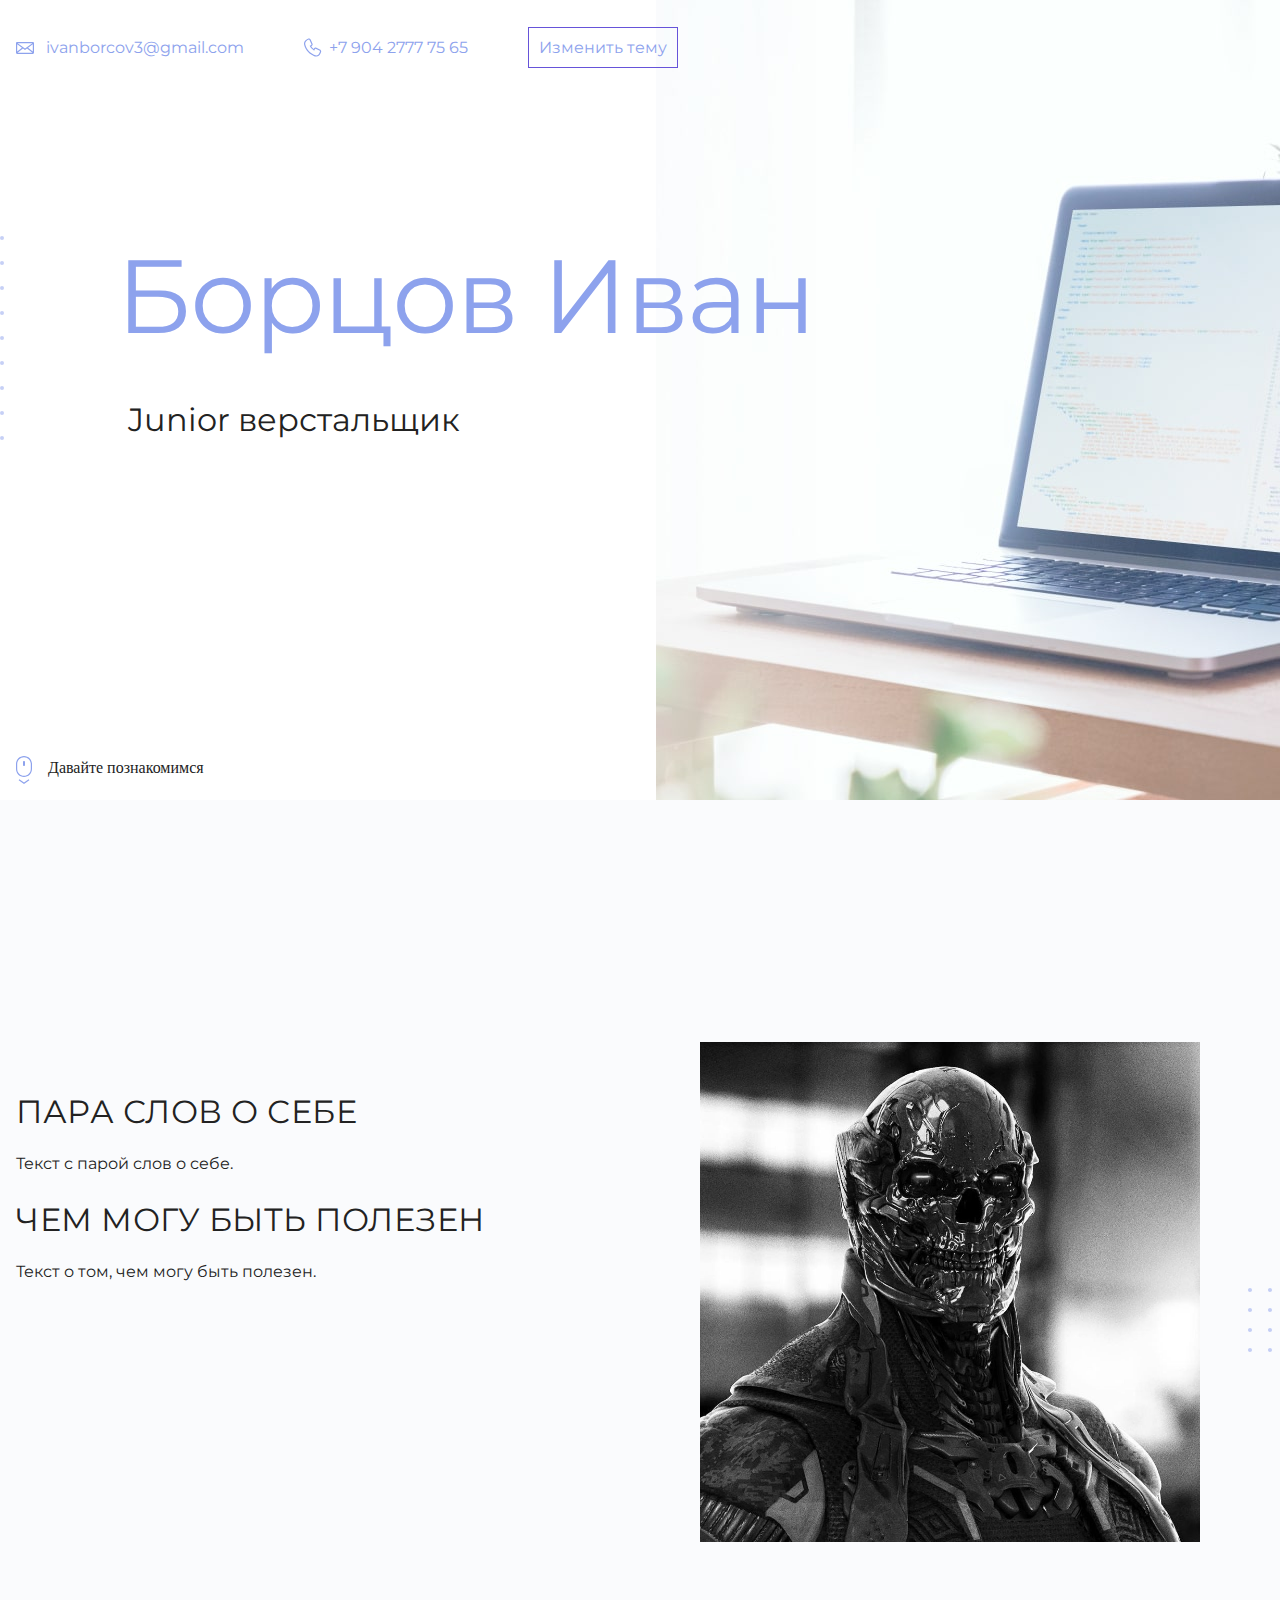
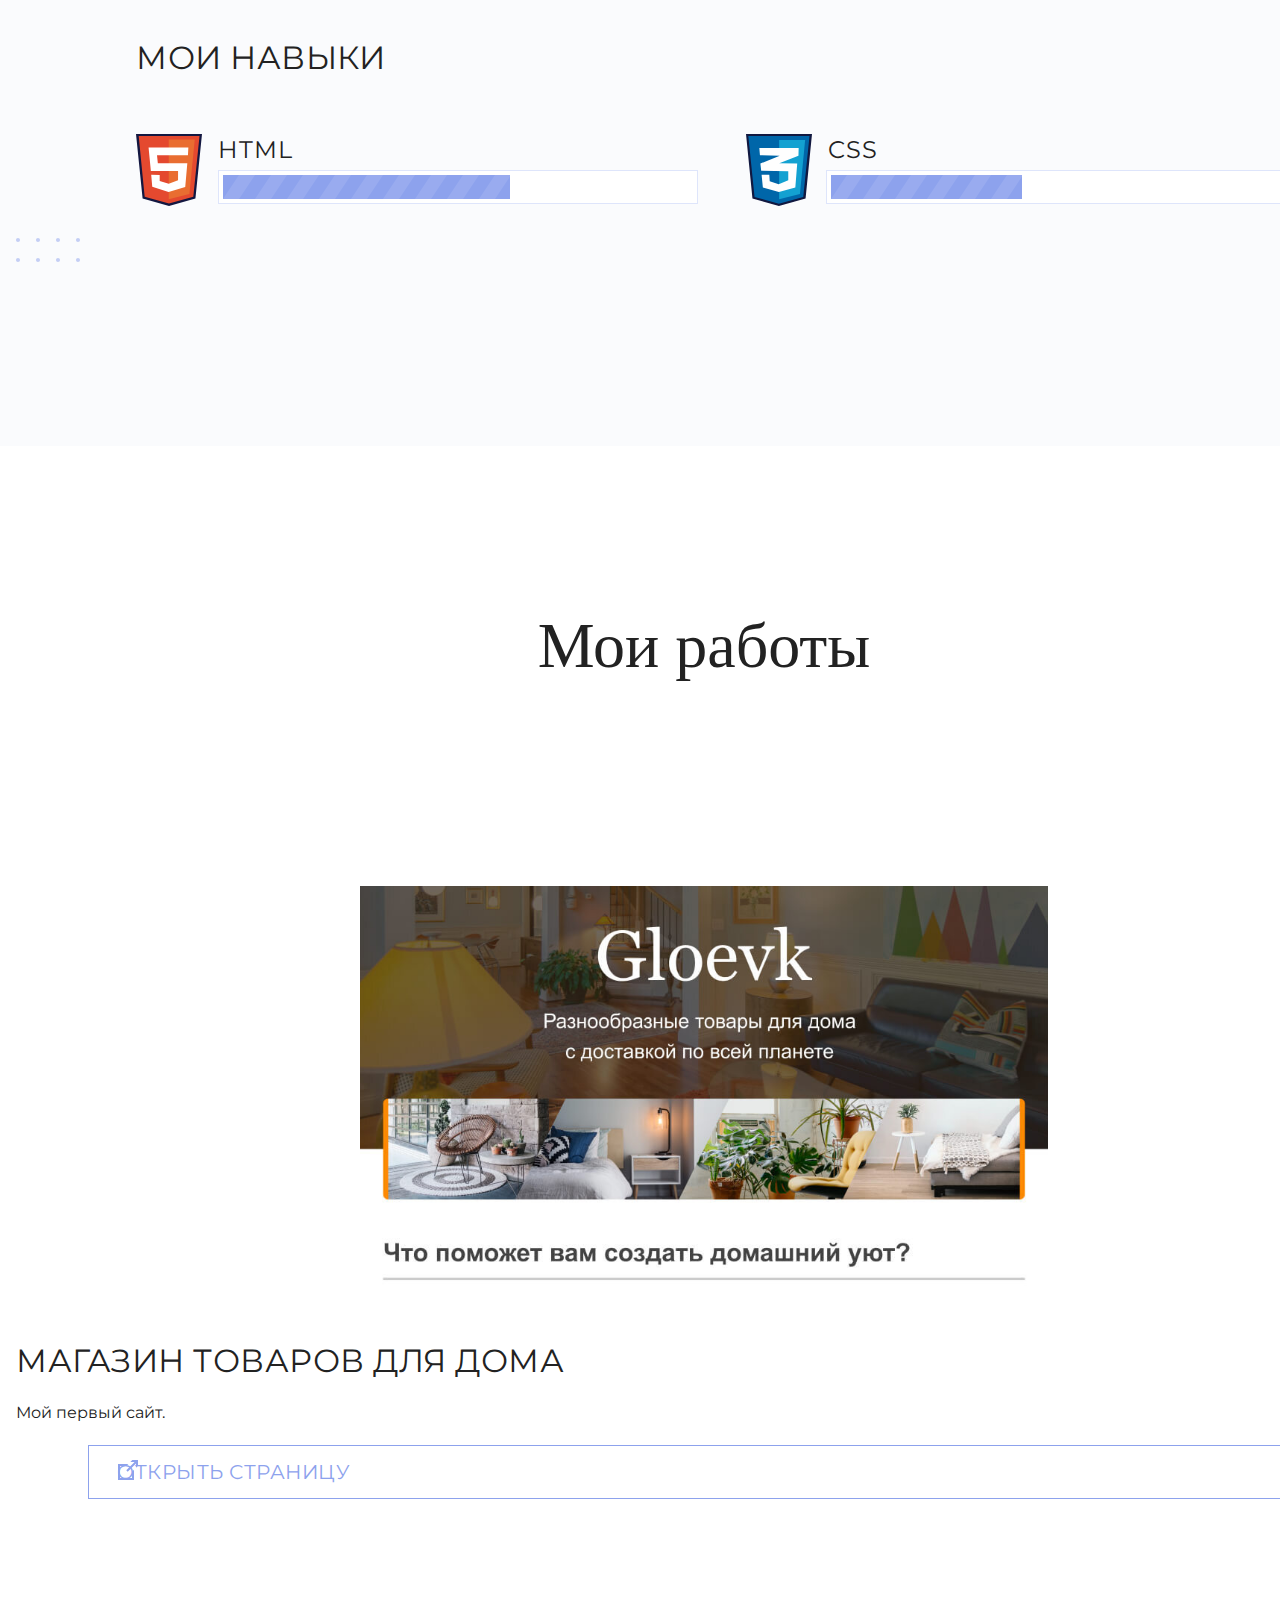
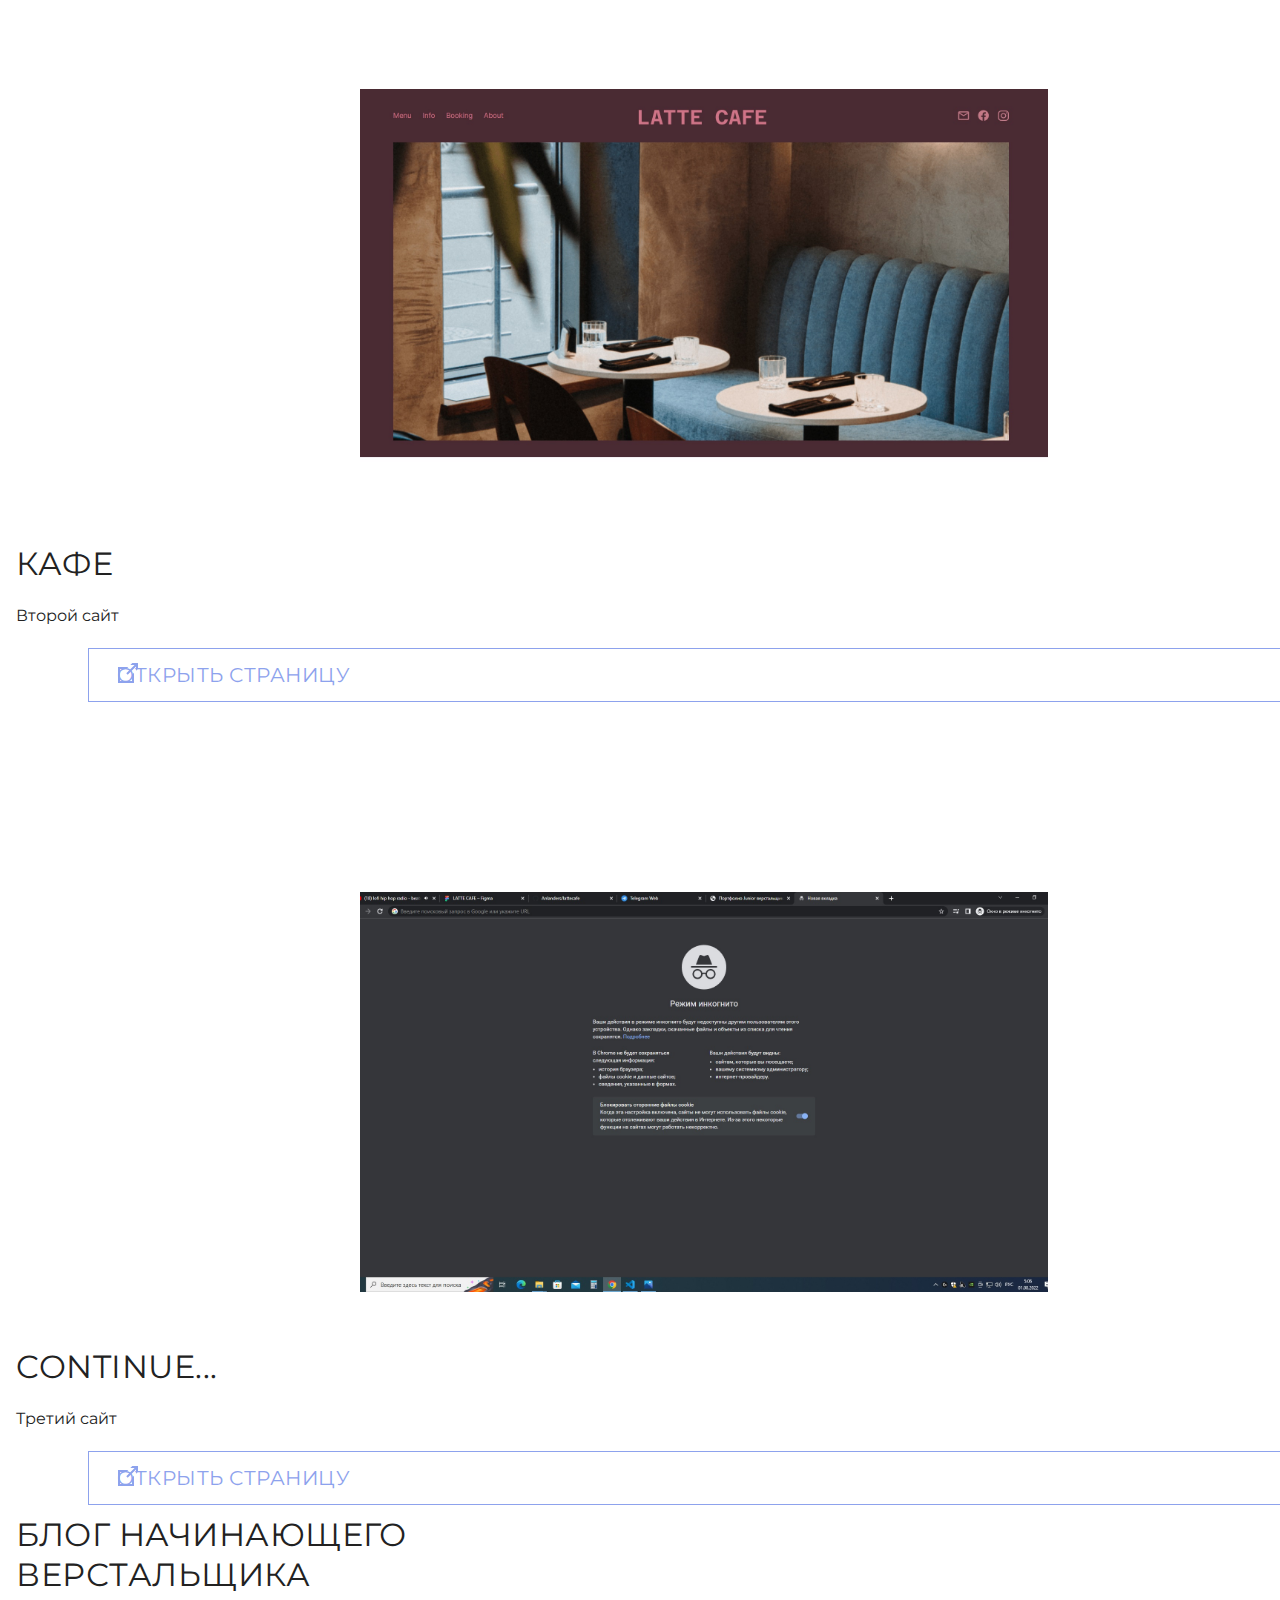
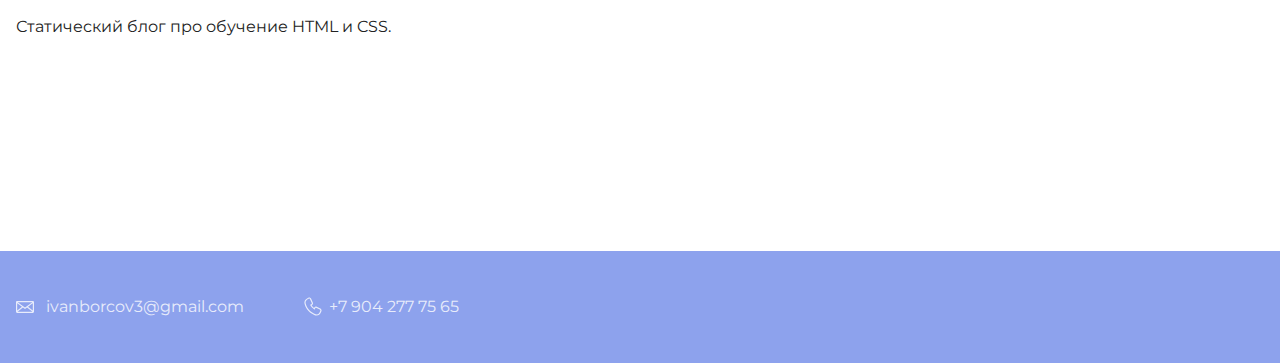
<file: index.html>
<!DOCTYPE html>
<html lang="ru">
  <head>
    <meta charset="UTF-8">
    <link rel="stylesheet" href="style.css">
    <link href="https://fonts.googleapis.com/css?family=Montserrat:400,500,700|Old+Standard+TT&display=swap&subset=cyrillic" rel="stylesheet">
    <title>Портфолио Junior верстальщика</title>
  </head>

  <body class="page pro-light-theme">
    <header class="page-header">
      <div class="container">
        <a class="header-email" href="mailto:ivanborcov3@gmail.com">ivanborcov3@gmail.com</a>
        <a class="header-phone" href="tel:+79042777565">+7 904 2777 75 65</a>
        <a class="theme-button" type="button">Изменить тему</a>
      </div>
    </header>

    <section class="hero-image">
      <div class="container">
        <h1 class="heading">Борцов Иван</h1>
        <p>Junior верстальщик</p>
      </div>
    </section>
    <section class="intro">
      <div class="container">
        <h2 class="subheading">Давайте познакомимся</h2>
         <figure class="user-image">
          <img src="./files/user.jpg" width="928" height="536" alt="Фотография Неопознанна">
         </figure>
        <h3>Пара слов о себе</h3>
        <p>Текст с парой слов о себе.</p>
        <h3>Чем могу быть полезен</h3>
        <p>Текст о том, чем могу быть полезен.</p>

       <div class="skills">
          <h3>Мои навыки</h3>
          <dl class="skills-list">
            <dt class="skill-html">HTML</dt>
            <dd class="level"><div style="width: 60%;">60%</div></dd>
            <dt class="skill-css">CSS</dt>
            <dd class="level"><div style="width: 40%;">40%</div></dd>
          </dl>
        </div>
      </div>  
    </section>
    <section class="portfolio">
      <div class="container">
        <h2 class="subheading">Мои работы</h2>
          <figure class="project-image">
            <img src="./files/project.jpg" width="928" height="536" alt="Cайт магазина товаров для дома">
          </figure>
        <h3>Магазин товаров для дома</h3>
        <p>Мой первый сайт.</p>
        <a class="button" href="./source/project/index.html">Открыть страницу</a>
          <figure class="project-image">
            <img src="./files/lattecafe.jpg" width="928" height="536" alt="Латте кафе">
          </figure>
        <h3>Кафе</h3>
        <p>Второй сайт</p>
        <a href="./source/lattecafe/index.html" class="button2">Открыть страницу</a>
        <figure class="project-image">
          <img src="./files/3.jpg" width="928" height="536" alt="Латте кафе">
        </figure>
        <h3>Continue...</h3>
        <p>Третий сайт</p>
        <a href="./source/lattecafe/index.html" class="button2">Открыть страницу</a>
        <h3>Блог начинающего верстальщика</h3>
        <p>Статический блог про обучение HTML и CSS.</p>
      </div>
    </section>

    <footer class="page-footer">
      <div class="container">
        <a class="footer-email" href="mailto:ivanborcov3@gmail.com">ivanborcov3@gmail.com</a>
        <a class="footer-phone" href="tel:+79042777565">+7 904 277 75 65</a>
      </div>  
    </footer>
   <script src="script.js"></script>
  </body>
</html>
</file>
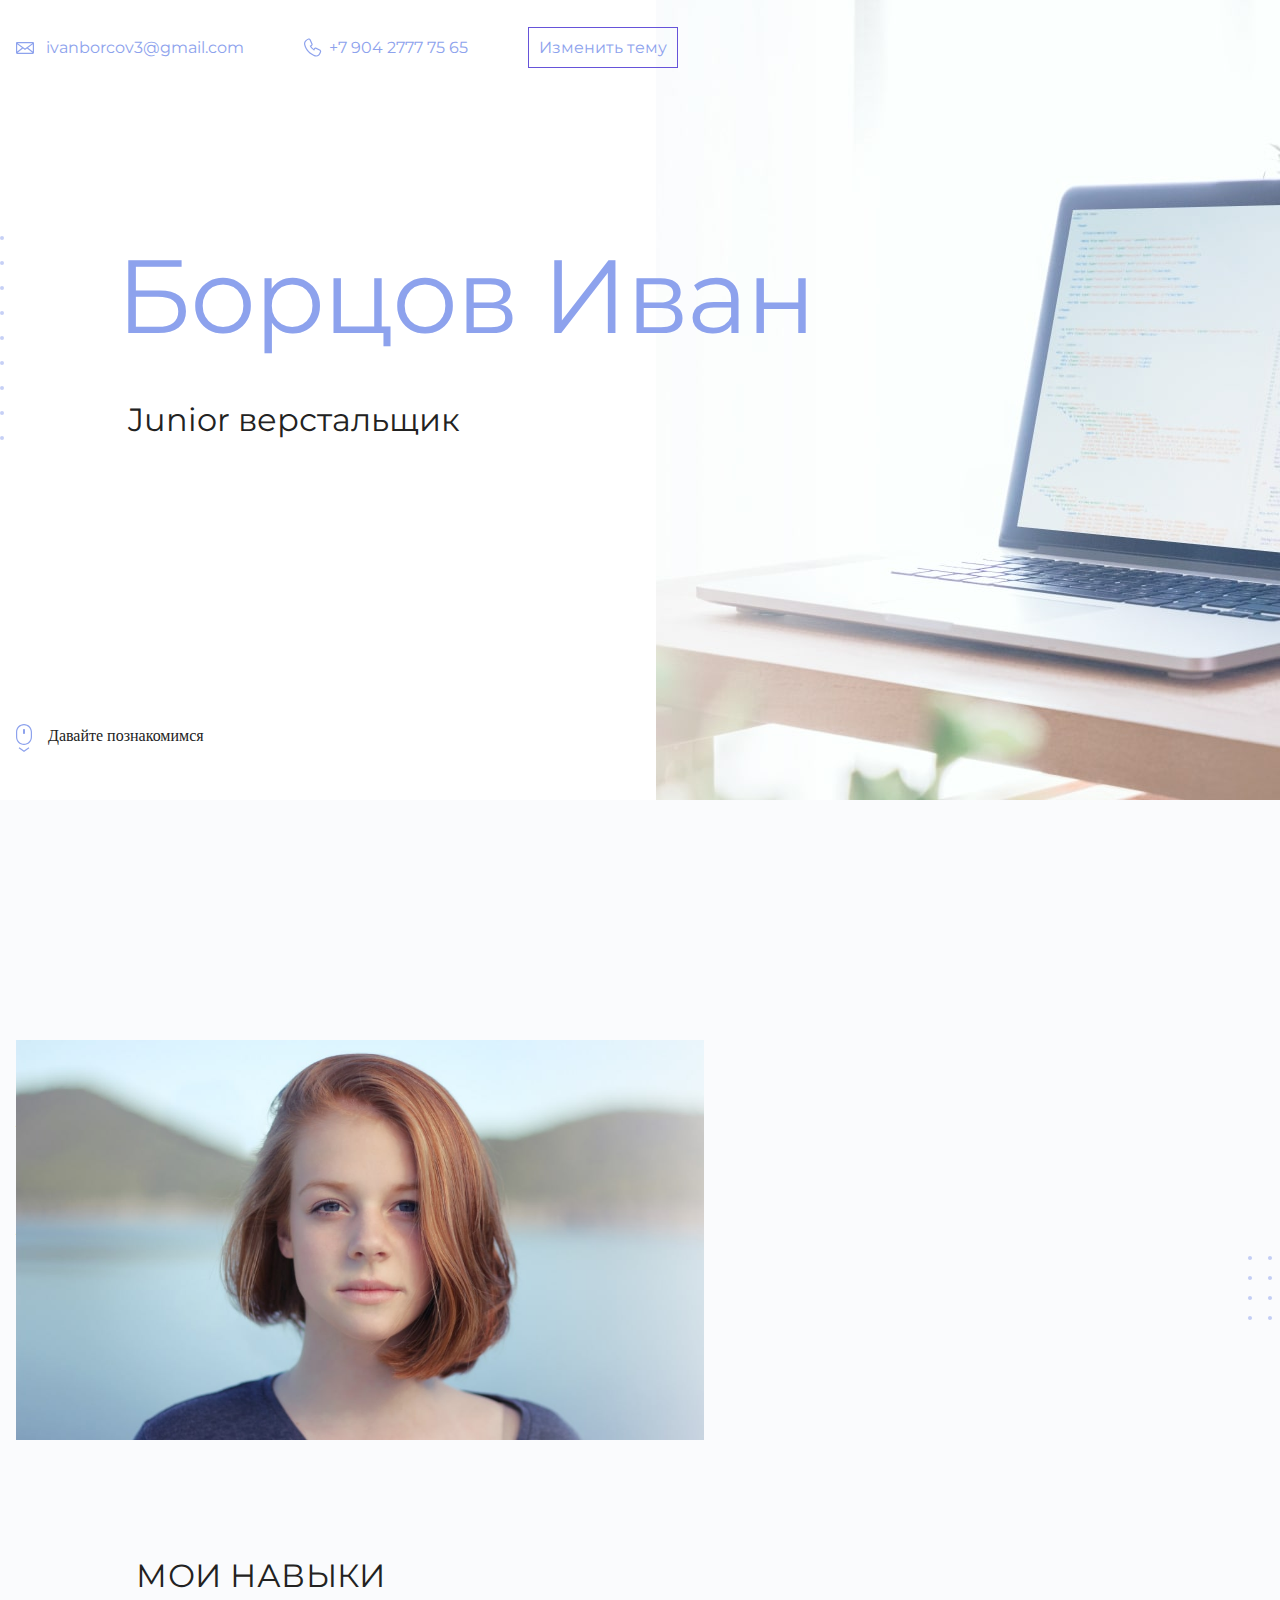
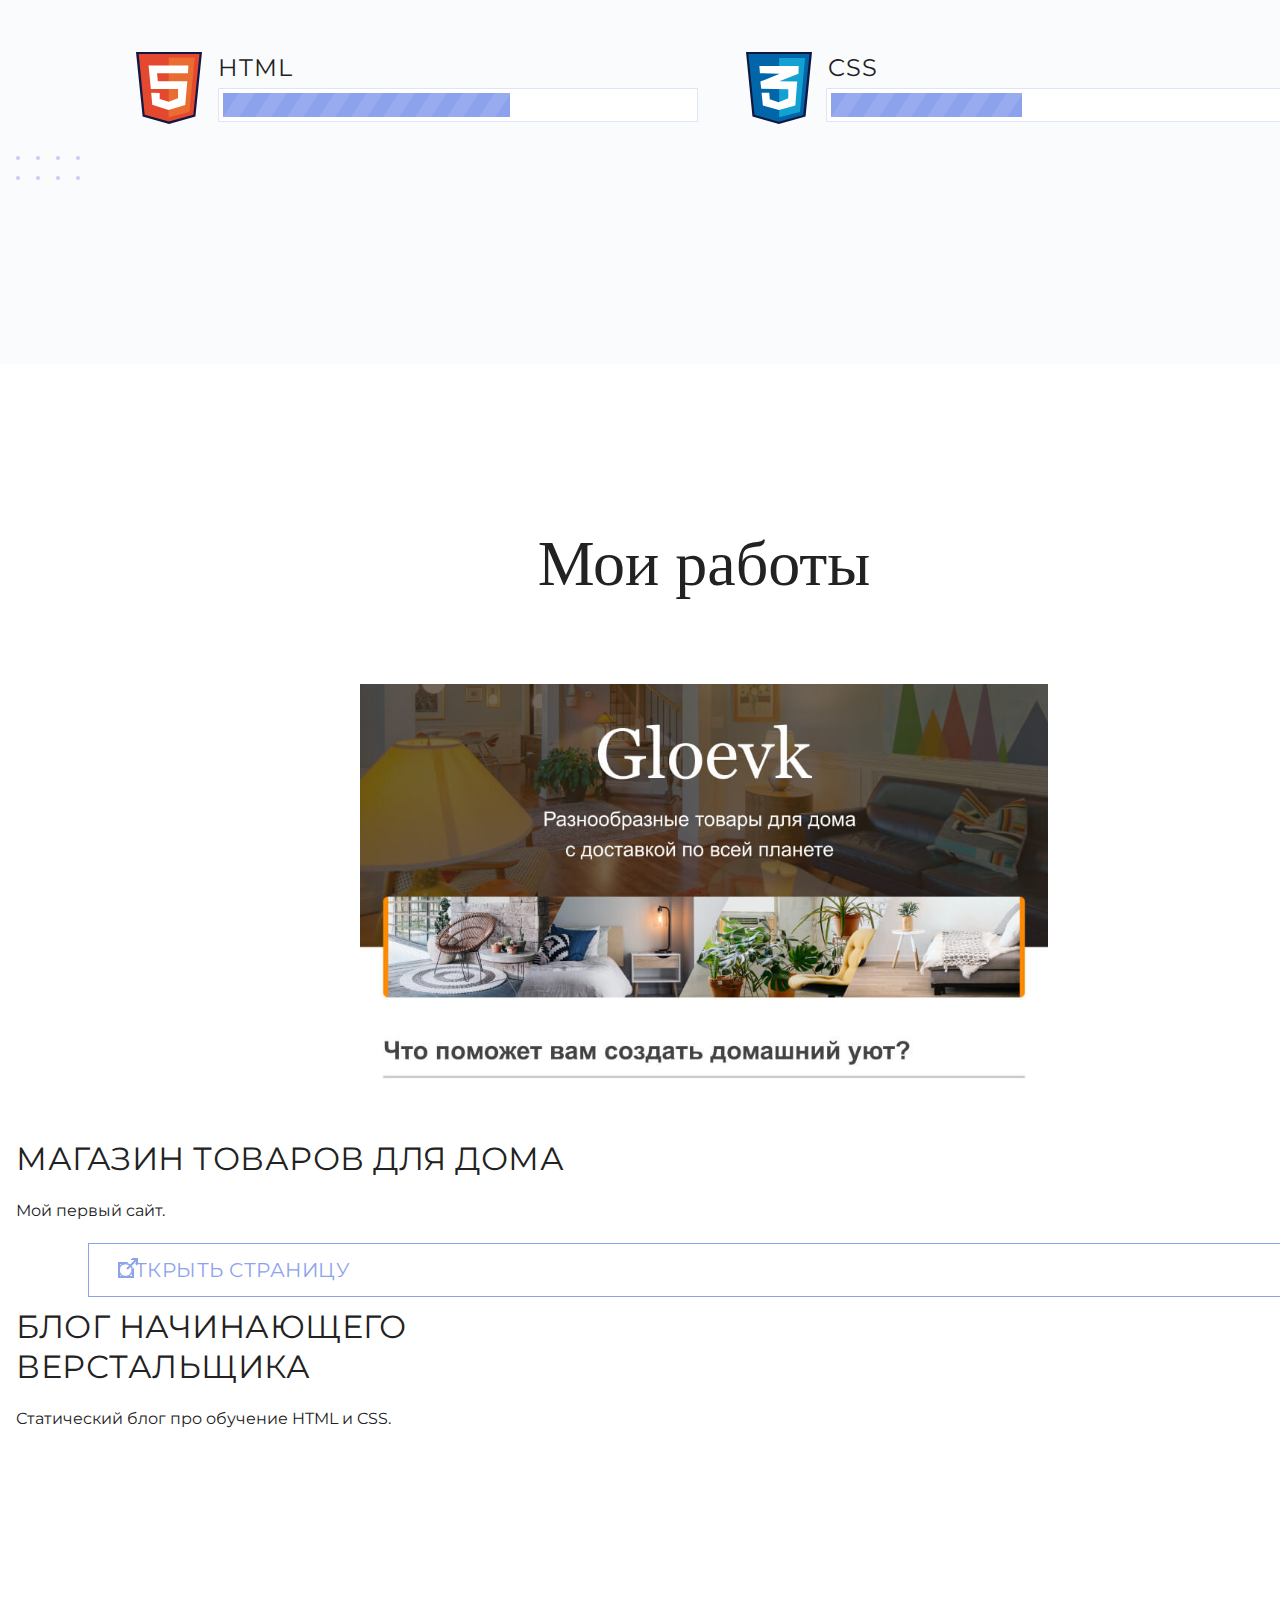
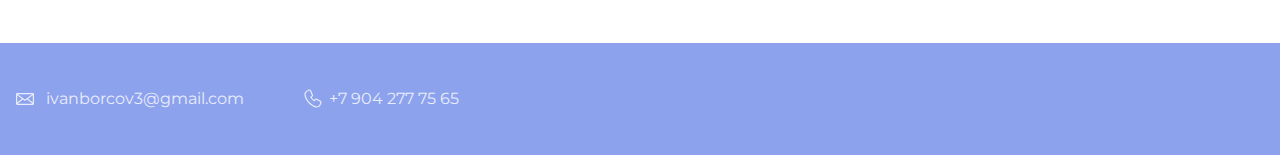
<file: portfolio/index.html>
<!DOCTYPE html>
<html lang="ru">
  <head>
    <meta charset="UTF-8">
    <link rel="stylesheet" href="style.css">
    <link href="https://fonts.googleapis.com/css?family=Montserrat:400,500,700|Old+Standard+TT&display=swap&subset=cyrillic" rel="stylesheet">
    <title>Портфолио Junior верстальщика</title>
  </head>

  <body class="page pro-light-theme">
    <header class="page-header">
      <div class="container">
        <a class="header-email" href="mailto:ivanborcov3@gmail.com">ivanborcov3@gmail.com</a>
        <a class="header-phone" href="tel:+79042777565">+7 904 2777 75 65</a>
        <a class="theme-button" type="button">Изменить тему</a>
      </div>
    </header>

    <section class="hero-image">
      <div class="container">
        <h1 class="heading">Борцов Иван</h1>
        <p>Junior верстальщик</p>
      </div>
    </section>
    <section class="intro">
      <div class="container">
        <h2 class="subheading">Давайте познакомимся</h2>
         <figure class="user-image">
          <img src="files/user.jpg" width="928" height="536" alt="Фотография Неопознанного Енота">
         </figure>
        <h3>Пара слов о себе</h3>
        <p>Текст с парой слов о себе.</p>
        <h3>Чем могу быть полезен</h3>
        <p>Текст о том, чем могу быть полезен.</p>

       <div class="skills">
          <h3>Мои навыки</h3>
          <dl class="skills-list">
            <dt class="skill-html">HTML</dt>
            <dd class="level"><div style="width: 60%;">60%</div></dd>
            <dt class="skill-css">CSS</dt>
            <dd class="level"><div style="width: 40%;">40%</div></dd>
          </dl>
        </div>
      </div>  
    </section>
    <section class="portfolio">
      <div class="container">
        <h2 class="subheading">Мои работы</h2>
          <figure class="project-image">
            <img src="files/project.jpg" width="928" height="536" alt="Cайт магазина товаров для дома">
          </figure>
        <h3>Магазин товаров для дома</h3>
        <p>Мой первый сайт.</p>
        <a class="button" href="source/project/index.html">Открыть страницу</a>
        <h3>Блог начинающего верстальщика</h3>
        <p>Статический блог про обучение HTML и CSS.</p>
      </div>
    </section>

    <footer class="page-footer">
      <div class="container">
        <a class="footer-email" href="mailto:ivanborcov3@gmail.com">ivanborcov3@gmail.com</a>
        <a class="footer-phone" href="tel:+79042777565">+7 904 277 75 65</a>
      </div>  
    </footer>
   <script src="script.js"></script>
  </body>
</html>
</file>
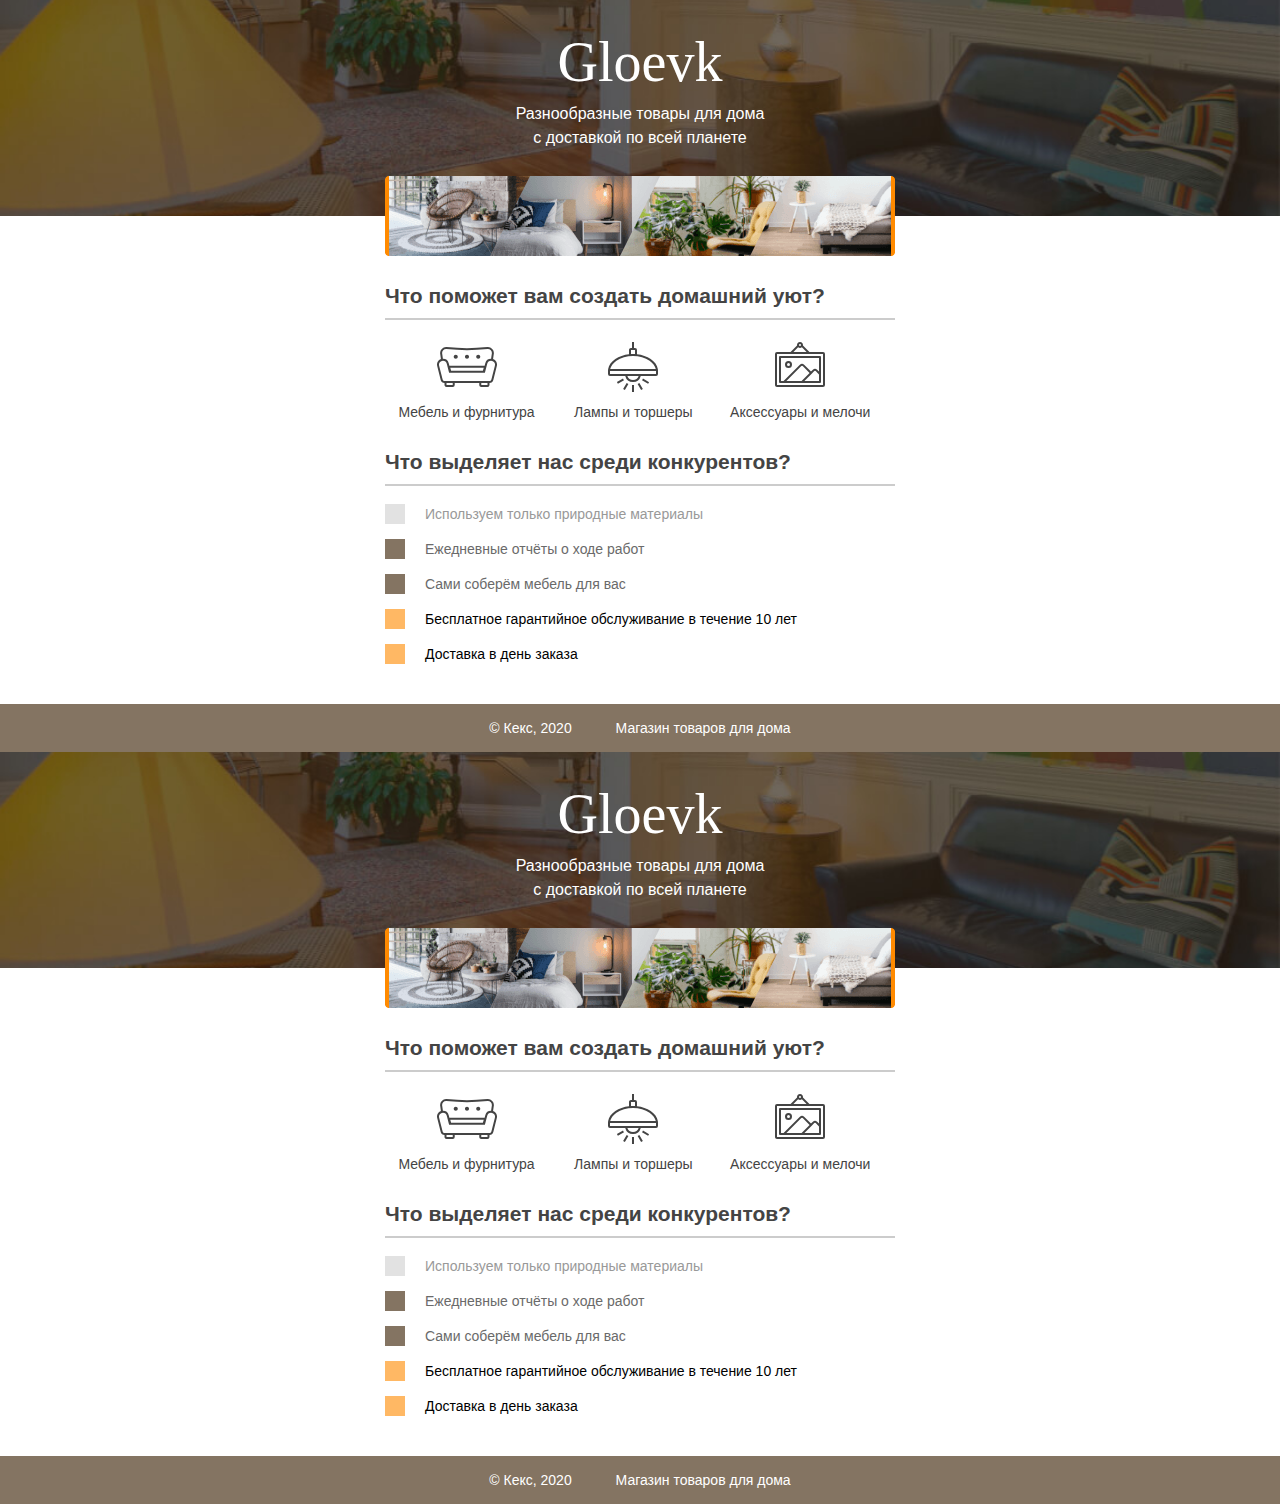
<file: source/index.html>
<!DOCTYPE html>
<html lang="ru">
  <head>
    <meta charset="utf-8">
    <title>Магазин товаров для дома</title>
    <link rel="stylesheet" href="style.css">
  </head>
  <body>
    <header class="site-header">
      <div class="container">
        <h1>Gloevk</h1>
        <p>Разнообразные товары для дома с доставкой по всей планете</p>
        <img src="img/gloevk-examples.png" width="510" height="80" alt="Примеры интерьеров">
      </div>
    </header>

    <section class="features">
      <h2>Что поможет вам создать домашний уют?</h2>
      <p class="feature-furniture">Мебель и фурнитура</p>
      <p class="feature-lighting">Лампы и торшеры</p>
      <p class="feature-accessories">Аксессуары и мелочи</p>
    </section>

    <section class="advantages">
      <h2>Что выделяет нас среди конкурентов?</h2>
      <ul class="advantages-list">
        <li class="advantages-item">Используем только природные материалы</li>
        <li class="advantages-item standard">Ежедневные отчёты о ходе работ</li>
        <li class="advantages-item standard">Сами соберём мебель для вас</li>
        <li class="advantages-item vip">Бесплатное гарантийное обслуживание в течение 10 лет</li>
        <li class="advantages-item vip">Доставка в день заказа</li>
      </ul>
    </section>

    <footer class="site-footer">
      <div class="container">
        <p>© Кекс, 2020</p>
        <p>Магазин товаров для дома</p>
      </div>
    </footer>
  </body>
</html>
<!DOCTYPE html>
<html lang="ru">
  <head>
    <meta charset="utf-8">
    <title>Магазин товаров для дома</title>
    <link rel="stylesheet" href="style.css">
  </head>
  <body>
    <header class="site-header">
      <div class="container">
        <h1>Gloevk</h1>
        <p>Разнообразные товары для дома с доставкой по всей планете</p>
        <img src="img/gloevk-examples.png" width="510" height="80" alt="Примеры интерьеров">
      </div>
    </header>

    <section class="features">
      <h2>Что поможет вам создать домашний уют?</h2>
      <p class="feature-furniture">Мебель и фурнитура</p>
      <p class="feature-lighting">Лампы и торшеры</p>
      <p class="feature-accessories">Аксессуары и мелочи</p>
    </section>

    <section class="advantages">
      <h2>Что выделяет нас среди конкурентов?</h2>
      <ul class="advantages-list">
        <li class="advantages-item">Используем только природные материалы</li>
        <li class="advantages-item standard">Ежедневные отчёты о ходе работ</li>
        <li class="advantages-item standard">Сами соберём мебель для вас</li>
        <li class="advantages-item vip">Бесплатное гарантийное обслуживание в течение 10 лет</li>
        <li class="advantages-item vip">Доставка в день заказа</li>
      </ul>
    </section>

    <footer class="site-footer">
      <div class="container">
        <p>© Кекс, 2020</p>
        <p>Магазин товаров для дома</p>
      </div>
    </footer>
  </body>
</html>
</file>
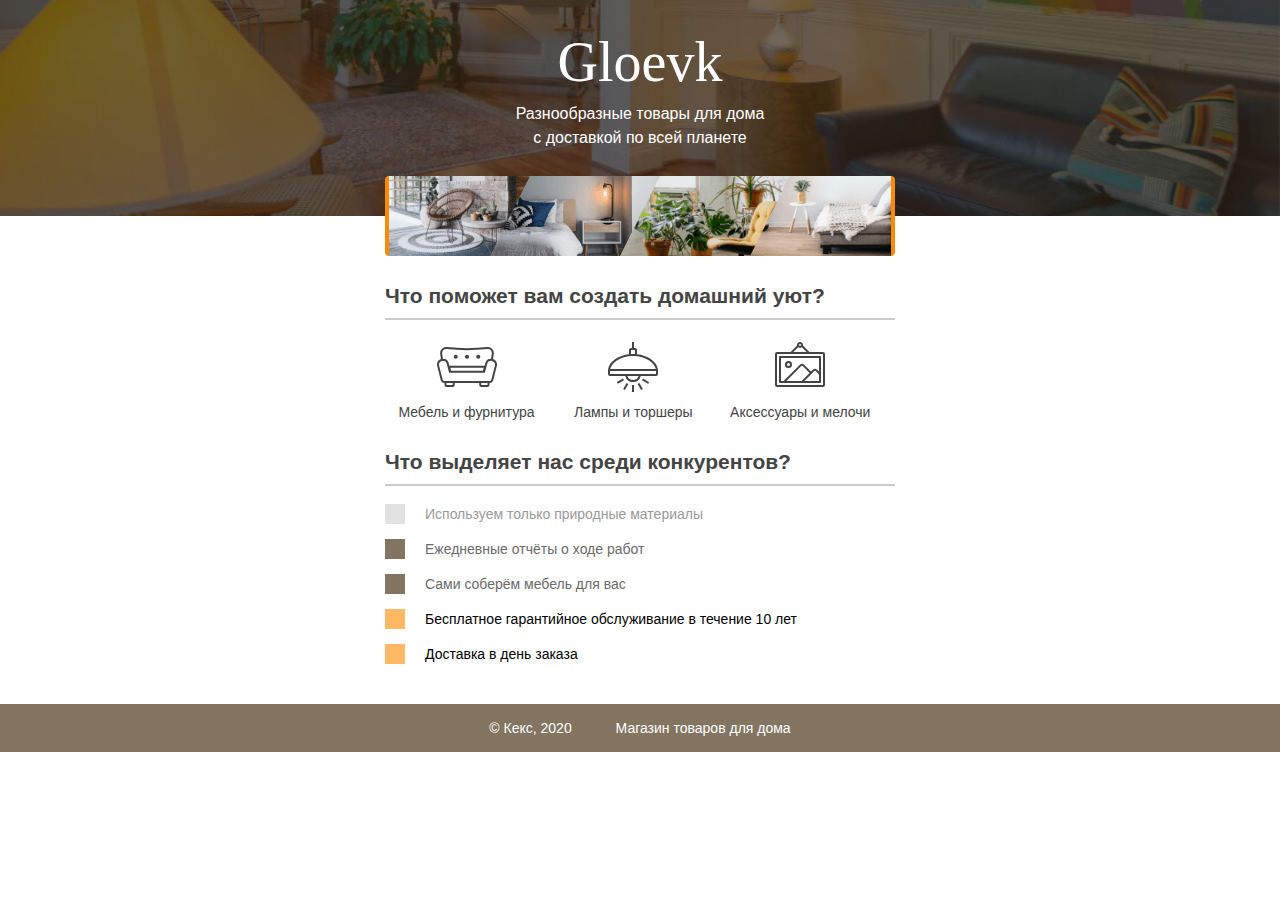
<file: source/project/index.html>
<!DOCTYPE html>
<html lang="ru">
  <head>
    <meta charset="utf-8">
    <title>Магазин товаров для дома</title>
    <link rel="stylesheet" href="style.css">
  </head>
  <body>
    <header class="site-header">
      <div class="container">
        <h1>Gloevk</h1>
        <p>Разнообразные товары для дома с доставкой по всей планете</p>
        <img src="img/gloevk-examples.png" width="510" height="80" alt="Примеры интерьеров">
      </div>
    </header>

    <section class="features">
      <h2>Что поможет вам создать домашний уют?</h2>
      <p class="feature-furniture">Мебель и фурнитура</p>
      <p class="feature-lighting">Лампы и торшеры</p>
      <p class="feature-accessories">Аксессуары и мелочи</p>
    </section>

    <section class="advantages">
      <h2>Что выделяет нас среди конкурентов?</h2>
      <ul class="advantages-list">
        <li class="advantages-item">Используем только природные материалы</li>
        <li class="advantages-item standard">Ежедневные отчёты о ходе работ</li>
        <li class="advantages-item standard">Сами соберём мебель для вас</li>
        <li class="advantages-item vip">Бесплатное гарантийное обслуживание в течение 10 лет</li>
        <li class="advantages-item vip">Доставка в день заказа</li>
      </ul>
    </section>

    <footer class="site-footer">
      <div class="container">
        <p>© Кекс, 2020</p>
        <p>Магазин товаров для дома</p>
      </div>
    </footer>
  </body>
</html>
</file>
<file: style.css>
/* pro-light-theme start */

.pro-light-theme.pro-light-theme  {
  position: relative;
  margin: 0;
  min-width: 1408px;
  font-family: "Montserrat", "Helvetica", "Arial", sans-serif;
  font-size: 16px;
  line-height: 32px;
  color: #222222;
  background-image: url("./themes/light-pro/img/hero-bg.jpg");
  background-repeat: no-repeat;
  background-position-y: top;
  background-position-x: calc(50vw + 16px);
}

.pro-light-theme .container {
  max-width: 1408px;
  margin: 0 auto;
  padding: 0 16px;
}

.pro-light-theme .page-header {
  margin: 0 0 140px;
  padding: 32px 0;
}

.pro-light-theme .page-header a {
  margin-right: 56px;
  padding-bottom: 10px;
  padding-top: 10px;
  color: #8da2ed;
  text-decoration: none;
  background-repeat: no-repeat;
  background-position: left;
}

.pro-light-theme .page-header a:focus,
.pro-light-theme .page-header a:hover {
  border-bottom: 1px solid #8da2ed;
  filter: hue-rotate(50deg);
}

.pro-light-theme .page-header a:active {
  filter: hue-rotate(0);
  opacity: 0.6;
}

.pro-light-theme .header-email {
  padding-left: 30px;
  background-image: url("./themes/light-pro/img/icon-email-header.svg");
}

.pro-light-theme .header-phone {
  padding-left: 25px;
  background-image: url("./themes/light-pro/img/icon-phone-header.svg");
}

.pro-light-theme .theme-button {
  color: #6653d9;
  padding: 10px 10px;
  border: 1px solid #6653d9;
}

.pro-light-theme .theme-button:focus,
.pro-light-theme .theme-button:hover {
  color: #ffffff;
  background-color: #6653d9;
}

.pro-light-theme .hero-image {
  position: relative;
  height: 564px;
}

.pro-light-theme .hero-image .container {
  padding-left: 0;
  padding-right: 0;
  background-image: url("./themes/light-pro/img/dotted-border-v.svg");
  background-repeat: repeat-y;
  background-position: top left;
}

.pro-light-theme .heading {
  margin: 0 0 40px;
  padding-left: 116px;
  width: 928px;
  font-size: 104px;
  line-height: 120px;
  letter-spacing: -2px;
  font-weight: 400;
  color: #8da2ed;
}

.pro-light-theme .hero-image p {
  margin: 0;
  padding-left: 128px;
  padding-bottom: 16px;
  font-size: 32px;
  line-height: 48px;
}

.pro-light-theme .intro {
  margin: 0 0 160px;
  padding-top: 240px;
  padding-bottom: 80px;
  background-color: #fafbfd;
}

.pro-light-theme .subheading {
  margin: 0 0 56px;
  font-family: "Old Standard TT", "Times", "Times New Roman", serif;
  font-size: 64px;
  line-height: 80px;
  font-weight: 400;
  text-align: center;
}

.pro-light-theme .intro .container {
  position: relative;
}

.pro-light-theme .intro .subheading {
  position: absolute;
  top: -320px;
  left: 48px;
  font-size: 16px;
  line-height: 32px;
  color: #222222;
}

.pro-light-theme .intro .subheading::before {
  position: absolute;
  content: "";
  top: 4px;
  left: -32px;
  width: 16px;
  height: 28px;
  background-image: url("./themes/light-pro/img/icon-scroll.svg");
  background-repeat: no-repeat;
}

.pro-light-theme .user-image {
  margin: 0 0 32px;
}

.pro-light-theme .user-image img {
  position: absolute;
  top: -30px;
  left: 700px;
  width: 500px;
  height: 500px;
  object-fit: cover;
}

.pro-light-theme .intro .container div {
  position: relative;
  display: flex;
  flex-direction: column;
  justify-content: center;
  margin: 0 120px 160px;
  min-height: 400px;
}

.pro-light-theme .intro .user-image + div {
  margin-left: 600px;
}

.pro-light-theme .intro .container > div::before,
.pro-light-theme .intro .container > div::after {
  position: absolute;
  content: "";
  background-repeat: no-repeat;
}

.pro-light-theme .intro .container div:nth-of-type(1)::before {
  top: 0;
  right: -120px;
  width: 144px;
  height: 64px;
  background-image: url("./themes/light-pro/img/decor-dots1.svg");
}

.pro-light-theme .intro .container div:nth-of-type(2)::before {
  top: 0;
  left: -120px;
  width: 144px;
  height: 64px;
  background-image: url("./themes/light-pro/img/decor-dots2.svg");
}

.pro-light-theme .intro h3,
.pro-light-theme .portfolio h3 {
  margin: 0 0 16px;
  width: 688px;
  font-size: 32px;
  line-height: 40px;
  font-weight: 400;
  letter-spacing: 0.5px;
  text-transform: uppercase;
}

.pro-light-theme .intro p {
  margin: 0;
  width: 688px;
}

.pro-light-theme .intro .container div:nth-of-type(2) {
  margin-right: 0;
  background-image: url("./themes/light-pro/img/abilities.jpg");
  background-position: right;
  background-repeat: no-repeat;
}

.pro-light-theme .intro .container .skills {
  min-height: unset;
}

.pro-light-theme .skills::before {
  top: 0;
  right: -120px;
  width: 64px;
  height: 64px;
  background-image: url("./themes/light-pro/img/decor-dots3.svg");
}

.pro-light-theme .skills::after {
  bottom: -56px;
  left: -120px;
  width: 64px;
  height: 24px;
  background-image: url("./themes/light-pro/img/decor-dots4.svg");
}

.pro-light-theme .skills h3 {
  margin-bottom: 56px;
  padding-top: 350px;
}

.pro-light-theme .skills-list {
  position: relative;
  display: flex;
  margin: 0;
  padding: 0;
}

.pro-light-theme .skills-list dt {
  flex-shrink: 0;
  padding-left: 82px;
  width: 480px;
  height: 72px;
  font-size: 24px;
  letter-spacing: 1px;
  background-repeat: no-repeat;
  background-position: left;
}

.pro-light-theme .skill-html {
  background-image: url("./themes/light-pro/img/icon-html.svg");
}

.pro-light-theme .skill-css {
  margin-left: 48px;
  background-image: url("./themes/light-pro/img/icon-css.svg");
}

.pro-light-theme .level {
  position: absolute;
  top: 32px;
  margin: 4px 0 16px;
  padding: 0;
  height: 32px;
  width: 478px;
  font-size: 0;
  background-color: #ffffff;
  border: 1px solid #dee5fb;
}

.pro-light-theme .skill-html + .level {
  left: 82px;
}

.pro-light-theme .skill-css + .level {
  left: 690px;
}

.pro-light-theme .skills .level div {
  margin: 4px;
  height: 24px;
  min-height: unset;
  background-color: #8da2ed;
  background-image: url("./themes/light-pro/img/progress-pattern.svg");
}

.pro-light-theme .portfolio {
  margin: 0 0 208px;
}

.pro-light-theme .projects {
  display: flex;
  margin: 0;
  padding: 0;
  list-style: none;
}

.pro-light-theme .portfolio .projects li:nth-child(2n) {
  margin-right: 0;
}

.pro-light-theme .projects li {
  display: flex;
  flex-direction: column;
  position: relative;
  margin: 0 32px 32px 0;
  padding: 72px 100px 80px;
  width: 488px;
  height: 248px;
  overflow: hidden;
  text-align: center;
  box-shadow: 0 2px 8px rgba(48, 81, 201, 0.3);
}

.pro-light-theme .projects li::before {
  position: absolute;
  content: "";
  top: 24px;
  left: 24px;
  width: 64px;
  height: 64px;
  background-image: url("./themes/light-pro/img/decor-dots5.svg");
  background-repeat: no-repeat;
}

.pro-light-theme .projects li::after {
  position: absolute;
  content: "";
  bottom: 24px;
  right: 24px;
  width: 64px;
  height: 24px;
  background-image: url("./themes/light-pro/img/decor-dots4.svg");
  background-repeat: no-repeat;
}

.pro-light-theme .projects li:hover {
  box-shadow: 0 12px 32px rgba(48, 81, 201, 0.4);
  transition: box-shadow 150ms;
}

.pro-light-theme .projects li:hover > .project-image {
  display: none;
}

.pro-light-theme .project-image {
  margin: 200px 0 24px;
  text-align: center;
}

.pro-light-theme .project-image img {
  width: 688px;
  height: 400px;
  object-fit: cover;
}

.pro-light-theme .projects h3 {
  margin-bottom: 24px;
  width: unset;
  font-size: 24px;
  line-height: 32px;
  text-transform: none;
}

.pro-light-theme .projects p {
  margin: 0;
  height: 128px;
  overflow: hidden;
}

.pro-light-theme .button {
  position: relative;
  margin: auto 72px -10px;
  padding: 10px 0 10px 28px;
  display: block;
  font-size: 20px;
  letter-spacing: 0.5px;
  text-decoration: none;
  text-transform: uppercase;
  color: #8da2ed;
  border: 1px solid #8da2ed;
}

.pro-light-theme .button::before {
  position: absolute;
  content: "";
  width: 20px;
  height: 20px;
  top: 14px;
  left: 29px;
  background-image: url("./themes/light-pro/img/icon-open-page.svg");
}

.pro-light-theme .button:focus,
.pro-light-theme .button:hover {
  margin-bottom: -10px;
  color: #ffffff;
  border-color: #c98ded;
  background-color: #c98ded;
  transition: border-color 150ms, background-color 150ms;
}

.pro-light-theme .button:active {
  opacity: 0.6;
}

.pro-light-theme .button:focus::before,
.pro-light-theme .button:hover::before,
.pro-light-theme .button:active::before {
  filter: brightness(100);
}

.pro-light-theme .button2 {
  position: relative;
  margin: auto 72px -10px;
  padding: 10px 0 10px 28px;
  display: block;
  font-size: 20px;
  letter-spacing: 0.5px;
  text-decoration: none;
  text-transform: uppercase;
  color: #8da2ed;
  border: 1px solid #8da2ed;
}

.pro-light-theme .button2::before {
  position: absolute;
  content: "";
  width: 20px;
  height: 20px;
  top: 14px;
  left: 29px;
  background-image: url("./themes/light-pro/img/icon-open-page.svg");
}

.pro-light-theme .button2:focus,
.pro-light-theme .button2:hover {
  margin-bottom: -10px;
  color: #ffffff;
  border-color: #c98ded;
  background-color: #c98ded;
  transition: border-color 150ms, background-color 150ms;
}

.pro-light-theme .button2:active {
  opacity: 0.6;
}

.pro-light-theme .button2:focus::before,
.pro-light-theme .button2:hover::before,
.pro-light-theme .button2:active::before {
  filter: brightness(100);
}

.pro-light-theme .page-footer {
  padding: 40px 0;
  background-color: #8da2ed;
}

.pro-light-theme .page-footer a {
  margin-right: 56px;
  padding-bottom: 10px;
  padding-top: 10px;
  color: #ffffff;
  text-decoration: none;
  background-repeat: no-repeat;
  background-position: left;
  opacity: 0.8;
}

.pro-light-theme .page-footer a:focus,
.pro-light-theme .page-footer a:hover {
  opacity: 1;
  border-bottom: 1px solid #ffffff;
}

.pro-light-theme .page-footer a:active {
  opacity: 0.6;
}

.pro-light-theme .footer-email {
  padding-left: 30px;
  background-image: url("./themes/light-pro/img/icon-email-footer.svg");
}

.pro-light-theme .footer-phone {
  padding-left: 25px;
  background-image: url("./themes/light-pro/img/icon-phone-footer.svg");
}

.pro-light-theme h3 {
  padding-top: 20px;
}

/* pro-light-theme end */

/* pro-dark-theme start*/ 

.pro-dark-theme {
  position: relative;
  margin: 0;
  min-width: 1408px;
  font-family: "Montserrat", "Helvetica", "Arial", sans-serif;
  font-size: 16px;
  line-height: 32px;
  color: #f2f2f2;
  background-color: #141530;
  background-image: url("./themes/dark-pro/img/pattern-lines-hero.svg");
  background-position: center;
}

.pro-dark-theme .container {
  max-width: 1408px;
  margin: 0 auto;
  padding: 0 16px;
}

.pro-dark-theme .page-header {
  margin: 0;
  padding: 40px 0;
}

.pro-dark-theme .page-header a,
.pro-dark-theme .page-footer a {
  position: relative;
  margin-right: 64px;
  padding-bottom: 10px;
  padding-top: 9px;
  font-weight: 500;
  text-decoration: none;
  background-repeat: no-repeat;
  background-position: left;
  color: inherit;
}

.pro-dark-theme .page-header a:focus,
.pro-dark-theme .page-header a:hover,
.pro-dark-theme .page-footer a:focus,
.pro-dark-theme .page-footer a:hover {
  color: #f9dd79;
}

.pro-dark-theme .page-header a::after,
.pro-dark-theme .page-footer a::after {
  position: absolute;
  content: "";
  bottom: 0;
  left: 0;
  width: 0;
  height: 2px;
  background-color: #f9dd79;
  transition: width 200ms;
}

.pro-dark-theme .page-header a:hover::after,
.pro-dark-theme .page-footer a:hover::after {
  width: 100%;
}

.pro-dark-theme .header-email,
.pro-dark-theme .footer-email {
  padding-left: 28px;
  background-image: url("./themes/dark-pro/img/icon-email.svg");
}

.pro-dark-theme .header-email:focus,
.pro-dark-theme .header-email:hover,
.pro-dark-theme .footer-email:focus,
.pro-dark-theme .footer-email:hover {
  background-image: url("./themes/dark-pro/img/icon-email-alt.svg");
}

.pro-dark-theme .header-phone,
.pro-dark-theme .footer-phone {
  padding-left: 21px;
  background-image: url("./themes/dark-pro/img/icon-phone.svg");
}

.pro-dark-theme .header-phone:focus,
.pro-dark-theme .header-phone:hover,
.pro-dark-theme .footer-phone:focus,
.pro-dark-theme .footer-phone:hover {
  background-image: url("./themes/dark-pro/img/icon-phone-alt.svg");
}

.pro-dark-theme .page-header a:active,
.pro-dark-theme .page-footer a:active {
  opacity: 0.5;
}

.pro-dark-theme .theme-button {
  color: #6653d9;
  background-color: #6653d9;
  padding: 10px 10px;
  border: 1px solid #6653d9;
}

.pro-dark-theme .theme-button:focus,
.pro-dark-theme .theme-button:hover {
  color: #ffffff;
  background-color: #6653d9;
}

.pro-dark-theme .hero-image {
  position: relative;
  padding-top: 200px;
  height: 798px;
  background-image: url("./themes/dark-pro/img/bg-html.png");
  background-repeat: no-repeat;
  background-position-x: center;
  background-position-y: 48px;
}

.pro-dark-theme .hero-image .container {
  display: flex;
  flex-direction: column;
}

.pro-dark-theme .hero-image::before {
  position: absolute;
  content: "";
  top: 24px;
  left: calc(50vw - 32px);
  width: 800px;
  height: 800px;
  background-image: url("./themes/dark-pro/img/hero-image.svg");
  background-repeat: no-repeat;
}

.pro-dark-theme .hero-image::after {
  position: absolute;
  content: "";
  height: 200px;
  width: 100%;
  bottom: 0;
  background-color: #0b0c23;
  background-image: url("./themes/dark-pro/img/bg-tags.svg");
  background-position: center;
  background-repeat: no-repeat;
  border-top: 2px solid #5053a8;
}

.pro-dark-theme .heading {
  z-index: 1;
  order: 2;
  margin: 0 0 0 -10px;
  width: 815px;
  font-size: 96px;
  line-height: 112px;
  font-weight: 500;
}

.pro-dark-theme .hero-image p {
  z-index: 1;
  order: 1;
  margin: 0;
  padding: 32px 0;
  padding-bottom: 16px;
  font-size: 32px;
  line-height: 48px;
  color: #f9dd79;
}

.pro-dark-theme .intro,
.pro-dark-theme .portfolio {
  background-color: #141530;
  background-image: url("./themes/dark-pro/img/pattern-lines.svg");
  background-repeat: repeat-y;
  background-position-x: center;
}

.pro-dark-theme .intro {
  padding-top: 160px;
  padding-bottom: 120px;
  min-height: 828px;
}

.pro-dark-theme .subheading {
  margin: 0 0 100px;
  text-align: center;
  font-size: 72px;
  line-height: 88px;
  font-weight: 500;
  color: #f9dd79;
}

.pro-dark-theme .intro .container {
  position: relative;
}

.pro-dark-theme .user-image {
  position: absolute;
  margin: 0;
}

.pro-dark-theme .user-image img {
  width: 640px;
  height: 640px;
  object-fit: cover;
}

.pro-dark-theme .intro .container div {
  margin-left: 720px;
  margin-bottom: 56px;
}

.pro-dark-theme .intro h3,
.pro-dark-theme .portfolio h3 {
  margin: 40px 0 16px;
  font-size: 32px;
  line-height: 40px;
  font-weight: 500;
}

.pro-dark-theme .intro p {
  margin: 0;
  z-index: 2;
}

.pro-dark-theme .skills {
  margin-bottom: 0;
}

.pro-dark-theme .skills h3 {
  margin-bottom: 40px;
}

.pro-dark-theme .skills-list {
  margin: 0;
  padding: 0;
}

.pro-dark-theme .skills-list dt {
  margin: 0 0 8px;
  padding-left: 46px;
  height: 36px;
  font-size: 24px;
  letter-spacing: 1px;
  background-repeat: no-repeat;
  background-position: left;
}

.pro-dark-theme .skill-html {
  background-image: url("./themes/dark-pro/img/icon-html.svg");
}

.pro-dark-theme .skill-css {
  background-image: url("./themes/dark-pro/img/icon-css.svg");
}

.pro-dark-theme .level {
  margin: 0 0 40px;
  height: 24px;
  text-align: right;
  background-color: #0b0c23;
  box-shadow: inset 0 0 12px #070716;
  border-radius: 12px;
  overflow: hidden;
}

.pro-dark-theme .skills .level div {
  margin: 0;
  height: 24px;
  letter-spacing: 1px;
  line-height: 26px;
  background-color: #5053a8;
  background-image: url("./themes/dark-pro/img/progress-pattern.svg");
}

.pro-dark-theme .portfolio {
  margin: 0;
  padding-bottom: 160px;
}

.pro-dark-theme .projects {
  margin: 0;
  padding: 0;
  list-style: none;
}

.pro-dark-theme .projects li {
  position: relative;
  min-height: 256px;
  margin: 0 0 100px;
  padding-left: 528px;
}

.pro-dark-theme .project-image {
  margin: 0 0 24px;
  text-align: center;
}

.pro-dark-theme .projects p {
  margin: 0 0 32px;
}

.pro-dark-theme .button {
  margin: 0;
  padding: 8px 24px;
  display: inline-block;
  vertical-align: baseline;
  font-size: 14px;
  font-weight: 500;
  letter-spacing: 1px;
  text-decoration: none;
  text-transform: uppercase;
  color: #0b0c23;
  background-color: #f9dd79;
  box-shadow: 0 4px 16px rgba(249, 221, 121, 0.4);
  border-radius: 24px;
  transition: background-color 100ms, box-shadow 100ms;
  margin-bottom: 300px;
}

.pro-dark-theme .button:focus,
.pro-dark-theme .button:hover {
  background-color: #f9e7a8;
  box-shadow: 0 4px 32px rgba(249, 221, 121, 0.6);
}

.pro-dark-theme .button:active {
  background-color: #b69e4b;
  box-shadow: none;
}

.pro-dark-theme .button2 {
  margin: 0;
  padding: 8px 24px;
  display: inline-block;
  vertical-align: baseline;
  font-size: 14px;
  font-weight: 500;
  letter-spacing: 1px;
  text-decoration: none;
  text-transform: uppercase;
  color: #0b0c23;
  background-color: #f9dd79;
  box-shadow: 0 4px 16px rgba(249, 221, 121, 0.4);
  border-radius: 24px;
  transition: background-color 100ms, box-shadow 100ms;
  margin-bottom: 300px;
}

.pro-dark-theme .button2:focus,
.pro-dark-theme .button2:hover {
  background-color: #f9e7a8;
  box-shadow: 0 4px 32px rgba(249, 221, 121, 0.6);
}

.pro-dark-theme .button2:active {
  background-color: #b69e4b;
  box-shadow: none;
}

.pro-dark-theme .page-footer {
  padding: 40px 0;
  background-color: #212349;
}

/* pro-dark-theme end*/

/* basic-dark-theme start*/

.basic-dark-theme {
  margin: 0;
  min-width: 960px;
  font-family: "Montserrat", "Helvetica", "Arial", sans-serif;
  font-size: 16px;
  line-height: 32px;
  color: #f2f2f2;
  background-color: #080208;
  background-image: url("themes/dark-basic/img/hero-bg.jpg");
  background-repeat: no-repeat;
  background-position: top center;
}

.basic-dark-theme .container {
  max-width: 928px;
  margin: 0 auto;
  padding: 0 16px;
}

.basic-dark-theme .page-header {
  margin: 0 0 180px;
  padding: 32px 0 32px;
}

.basic-dark-theme .page-header .container,
.basic-dark-theme .page-footer .container {
  max-width: 1408px;
  text-align: right;
}

.basic-dark-theme .page-header a {
  margin-left: 56px;
  color: #fea18d;
  text-decoration: none;
  background-repeat: no-repeat;
  background-position: left;
}

.basic-dark-theme .header-email {
  padding-left: 30px;
  background-image: url("themes/dark-basic/img/icon-email.svg");
}

.basic-dark-theme .header-phone {
  padding-left: 25px;
  background-image: url("themes/dark-basic/img/icon-phone.svg");
}

.basic-dark-theme .hero-image {
  margin-bottom: 480px;
}

.basic-dark-theme .hero-image .container {
  max-width: 1408px;
  text-align: center;
}

.basic-dark-theme .heading {
  margin: 0 0 24px;
  font-size: 80px;
  line-height: 96px;
}

.basic-dark-theme .hero-image p {
  margin: 0;
  font-size: 32px;
  line-height: 48px;
}

.basic-dark-theme .intro {
  margin: 0 0 120px;
}

.basic-dark-theme .subheading {
  margin: 0 0 56px;
  font-size: 56px;
  line-height: 80px;
  text-align: center;
}

.basic-dark-theme .theme-button {
  color: #6653d9;
  padding: 10px 10px;
  border: 1px solid #712073;
}

.basic-dark-theme .theme-button:focus,
.basic-dark-theme .theme-button:hover {
  color: #ffffff;
  background-color: #712073;
}

.basic-dark-theme .user-image {
  margin: 0 0 32px;
  text-align: center;
}

.basic-dark-theme .intro h3,
.basic-dark-theme .portfolio h3 {
  margin: 0 0 12px;
  font-size: 28px;
  line-height: 40px;
  font-weight: 500;
}

.basic-dark-theme .intro p {
  margin: 0 0 32px;
}

.basic-dark-theme .skills-list {
  margin: 0;
  padding: 0;
}

.basic-dark-theme .skills-list dt {
  padding-left: 32px;
  background-repeat: no-repeat;
  background-position: left;
}

.basic-dark-theme .skill-html {
  background-image: url("themes/dark-basic/img/icon-html.svg");
}

.basic-dark-theme .skill-css {
  background-image: url("themes/dark-basic/img/icon-css.svg");
}

.basic-dark-theme .level {
  margin: 4px 0 16px;
  padding: 0;
  height: 14px;
  font-size: 0;
  background-color: #080208;
  border: 1px solid #712073;
  border-radius: 8px;
}

.basic-dark-theme .level div {
  margin: 1px;
  height: 12px;
  background-color: #fea18d;
  border-radius: 6px;
}

.basic-dark-theme .portfolio {
  margin: 0 0 120px;
}

.basic-dark-theme .projects {
  margin: 0;
  padding: 0;
  list-style: none;
}

.basic-dark-theme .projects li {
  margin: 0 0 80px;
}

.basic-dark-theme .project-image {
  margin: 0 0 24px;
  text-align: center;
}

.basic-dark-theme .projects p {
  margin: 0 0 24px;
}

.basic-dark-theme .button {
  padding: 6px 20px;
  display: inline-block;
  vertical-align: baseline;
  text-decoration: none;
  text-transform: uppercase;
  border-radius: 4px;
  background-color: #712073;
  color: #ffffff;
}

.basic-dark-theme .page-footer {
  padding: 40px 0;
  background-color: #260c26;
}

.basic-dark-theme .page-footer a {
  margin-left: 56px;
  color: #fea18d;
  text-decoration: none;
  background-repeat: no-repeat;
  background-position: left;
}

.basic-dark-theme .footer-email {
  padding-left: 30px;
  background-image: url("themes/dark-basic/img/icon-email.svg");
}

.basic-dark-theme .footer-phone {
  padding-left: 25px;
  background-image: url("themes/dark-basic/img/icon-phone.svg");
}

/* basic-dark-theme end*/

/* basic-light-theme start*/

.basic-light-theme {
  margin: 0;
  min-width: 960px;
  font-family: "Montserrat", "Helvetica", "Arial", sans-serif;
  font-size: 16px;
  line-height: 32px;
  color: #222222;
  background-color: #f2f4f6;
  background-image: url("themes/light-basic/img/hero-bg.jpg");
  background-repeat: no-repeat;
  background-position: top center;
}

.basic-light-theme .container {
  max-width: 928px;
  margin: 0 auto;
  padding: 0 16px;
}

.basic-light-theme .page-header {
  margin: 0 0 160px;
  padding: 32px 0 32px;
}

.basic-light-theme .page-header .container,
.basic-light-theme .page-footer .container {
  max-width: 1408px;
  text-align: right;
}

.basic-light-theme .page-header a {
  margin-left: 56px;
  color: #288be6;
  text-decoration: none;
  background-repeat: no-repeat;
  background-position: left;
}

.basic-light-theme .header-email {
  padding-left: 30px;
  background-image: url("themes/light-basic/img/icon-email-header.svg");
}

.basic-light-theme .header-phone {
  padding-left: 25px;
  background-image: url("themes/light-basic/img/icon-phone-header.svg");
}

.basic-light-theme .theme-button {
  color: #6653d9;
  padding: 10px 10px;
  border: 1px solid #86c3fa;
}

.basic-light-theme .theme-button:focus,
.basic-light-theme .theme-button:hover {
  color: #ffffff;
  background-color: #86c3fa;
}

.basic-light-theme .hero-image {
  margin-bottom: 620px;
}

.basic-light-theme .hero-image .container {
  max-width: 1408px;
  text-align: center;
}

.basic-light-theme .heading {
  margin: 0 0 16px;
  font-family: "Old Standard TT", "Times", "Times New Roman", serif;
  font-size: 88px;
  line-height: 96px;
  font-weight: 400;
}

.basic-light-theme .hero-image p {
  margin: 0;
  font-size: 32px;
  line-height: 48px;
}

.basic-light-theme .intro {
  margin: 0 0 120px;
}

.subheading {
  margin: 0 0 56px;
  font-family: "Old Standard TT", "Times", "Times New Roman", serif;
  font-size: 64px;
  line-height: 80px;
  font-weight: 400;
  text-align: center;
}

.basic-light-theme .user-image {
  margin: 0 0 32px;
  text-align: center;
}

.basic-light-theme .intro h3,
.basic-light-theme .portfolio h3 {
  margin: 0 0 12px;
  font-size: 28px;
  line-height: 40px;
  font-weight: 500;
}

.basic-light-theme .intro p {
  margin: 0 0 32px;
}

.basic-light-theme .skills-list {
  margin: 0;
  padding: 0;
}

.basic-light-theme .skills-list dt {
  padding-left: 32px;
  background-repeat: no-repeat;
  background-position: left;
}

.basic-light-theme .skill-html {
  background-image: url("themes/light-basic/img/icon-html.svg");
}

.basic-light-theme .skill-css {
  background-image: url("themes/light-basic/img/icon-css.svg");
}

.basic-light-theme .level {
  margin: 4px 0 16px;
  padding: 0;
  height: 14px;
  font-size: 0;
  background-color: #ffffff;
  border: 1px solid #86c3fa;
  border-radius: 8px;
}

.basic-light-theme .level div {
  margin: 1px;
  height: 12px;
  background-color: #288be6;
  border-radius: 6px;
}

.basic-light-theme .portfolio {
  margin: 0 0 120px;
}

.basic-light-theme .projects {
  margin: 0;
  padding: 0;
  list-style: none;
}

.basic-light-theme .projects li {
  margin: 0 0 80px;
}

.basic-light-theme .project-image {
  margin: 0 0 24px;
  text-align: center;
}

.basic-light-theme .projects p {
  margin: 0 0 24px;
}

.basic-light-theme .button {
  padding: 6px 20px;
  display: inline-block;
  vertical-align: baseline;
  text-decoration: none;
  text-transform: uppercase;
  border-radius: 4px;
  background-color: #288be6;
  color: #ffffff;
}

.basic-light-theme .page-footer {
  padding: 40px 0;
  background-color: #00417d;
}

.basic-light-theme .page-footer a {
  margin-left: 56px;
  color: #ffffff;
  text-decoration: none;
  background-repeat: no-repeat;
  background-position: left;
}

.basic-light-theme .footer-email {
  padding-left: 30px;
  background-image: url("themes/light-basic/img/icon-email-footer.svg");
}

.basic-light-theme .footer-phone {
  padding-left: 25px;
  background-image: url("themes/light-basic/img/icon-phone-footer.svg");
}

/* basic-light-theme end*/
</file>
<file: portfolio/style.css>
/* pro-light-theme start */

.pro-light-theme.pro-light-theme  {
  position: relative;
  margin: 0;
  min-width: 1408px;
  font-family: "Montserrat", "Helvetica", "Arial", sans-serif;
  font-size: 16px;
  line-height: 32px;
  color: #222222;
  background-image: url("themes/light-pro/img/hero-bg.jpg");
  background-repeat: no-repeat;
  background-position-y: top;
  background-position-x: calc(50vw + 16px);
}

.pro-light-theme .container {
  max-width: 1408px;
  margin: 0 auto;
  padding: 0 16px;
}

.pro-light-theme .page-header {
  margin: 0 0 140px;
  padding: 32px 0;
}

.pro-light-theme .page-header a {
  margin-right: 56px;
  padding-bottom: 10px;
  padding-top: 10px;
  color: #8da2ed;
  text-decoration: none;
  background-repeat: no-repeat;
  background-position: left;
}

.pro-light-theme .page-header a:focus,
.pro-light-theme .page-header a:hover {
  border-bottom: 1px solid #8da2ed;
  filter: hue-rotate(50deg);
}

.pro-light-theme .page-header a:active {
  filter: hue-rotate(0);
  opacity: 0.6;
}

.pro-light-theme .header-email {
  padding-left: 30px;
  background-image: url("themes/light-pro/img/icon-email-header.svg");
}

.pro-light-theme .header-phone {
  padding-left: 25px;
  background-image: url("themes/light-pro/img/icon-phone-header.svg");
}

.pro-light-theme .theme-button {
  color: #6653d9;
  padding: 10px 10px;
  border: 1px solid #6653d9;
}

.pro-light-theme .theme-button:focus,
.pro-light-theme .theme-button:hover {
  color: #ffffff;
  background-color: #6653d9;
}

.pro-light-theme .hero-image {
  position: relative;
  height: 564px;
}

.pro-light-theme .hero-image .container {
  padding-left: 0;
  padding-right: 0;
  background-image: url("themes/light-pro/img/dotted-border-v.svg");
  background-repeat: repeat-y;
  background-position: top left;
}

.pro-light-theme .heading {
  margin: 0 0 40px;
  padding-left: 116px;
  width: 928px;
  font-size: 104px;
  line-height: 120px;
  letter-spacing: -2px;
  font-weight: 400;
  color: #8da2ed;
}

.pro-light-theme .hero-image p {
  margin: 0;
  padding-left: 128px;
  padding-bottom: 16px;
  font-size: 32px;
  line-height: 48px;
}

.pro-light-theme .intro {
  margin: 0 0 160px;
  padding-top: 240px;
  padding-bottom: 80px;
  background-color: #fafbfd;
}

.pro-light-theme .subheading {
  margin: 0 0 56px;
  font-family: "Old Standard TT", "Times", "Times New Roman", serif;
  font-size: 64px;
  line-height: 80px;
  font-weight: 400;
  text-align: center;
}

.pro-light-theme .intro .container {
  position: relative;
}

.pro-light-theme .intro .subheading {
  position: absolute;
  top: -320px;
  left: 48px;
  font-size: 16px;
  line-height: 32px;
  color: #222222;
}

.pro-light-theme .intro .subheading::before {
  position: absolute;
  content: "";
  top: 4px;
  left: -32px;
  width: 16px;
  height: 28px;
  background-image: url("themes/light-pro/img/icon-scroll.svg");
  background-repeat: no-repeat;
}

.pro-light-theme .user-image {
  margin: 0 0 32px;
  position: absolute;
  top: 0;
  left: 0;
}

.pro-light-theme .user-image img {
  width: 688px;
  height: 400px;
  margin-left: 16px;
  object-fit: cover;
}

.pro-light-theme .intro .container div {
  position: relative;
  display: flex;
  flex-direction: column;
  justify-content: center;
  margin: 0 120px 160px;
  min-height: 400px;
}

.pro-light-theme .intro .user-image + div {
  margin-left: 600px;
}

.pro-light-theme .intro .container > div::before,
.pro-light-theme .intro .container > div::after {
  position: absolute;
  content: "";
  background-repeat: no-repeat;
}

.pro-light-theme .intro .container div:nth-of-type(1)::before {
  top: 0;
  right: -120px;
  width: 144px;
  height: 64px;
  background-image: url("themes/light-pro/img/decor-dots1.svg");
}

.pro-light-theme .intro .container div:nth-of-type(2)::before {
  top: 0;
  left: -120px;
  width: 144px;
  height: 64px;
  background-image: url("themes/light-pro/img/decor-dots2.svg");
}

.pro-light-theme .intro h3,
.pro-light-theme .portfolio h3 {
  margin: 0 0 16px;
  width: 688px;
  font-size: 32px;
  line-height: 40px;
  font-weight: 400;
  letter-spacing: 0.5px;
  text-transform: uppercase;
}

.pro-light-theme .intro p {
  margin: 0;
  width: 688px;
}

.pro-light-theme .intro .container div:nth-of-type(2) {
  margin-right: 0;
  background-image: url("themes/light-pro/img/abilities.jpg");
  background-position: right;
  background-repeat: no-repeat;
}

.pro-light-theme .intro .container .skills {
  min-height: unset;
}

.pro-light-theme .skills::before {
  top: 0;
  right: -120px;
  width: 64px;
  height: 64px;
  background-image: url("themes/light-pro/img/decor-dots3.svg");
}

.pro-light-theme .skills::after {
  bottom: -56px;
  left: -120px;
  width: 64px;
  height: 24px;
  background-image: url("themes/light-pro/img/decor-dots4.svg");
}

.pro-light-theme .skills h3 {
  margin-bottom: 56px;
  padding-top: 300px;
}

.pro-light-theme .skills-list {
  position: relative;
  display: flex;
  margin: 0;
  padding: 0;
}

.pro-light-theme .skills-list dt {
  flex-shrink: 0;
  padding-left: 82px;
  width: 480px;
  height: 72px;
  font-size: 24px;
  letter-spacing: 1px;
  background-repeat: no-repeat;
  background-position: left;
}

.pro-light-theme .skill-html {
  background-image: url("themes/light-pro/img/icon-html.svg");
}

.pro-light-theme .skill-css {
  margin-left: 48px;
  background-image: url("themes/light-pro/img/icon-css.svg");
}

.pro-light-theme .level {
  position: absolute;
  top: 32px;
  margin: 4px 0 16px;
  padding: 0;
  height: 32px;
  width: 478px;
  font-size: 0;
  background-color: #ffffff;
  border: 1px solid #dee5fb;
}

.pro-light-theme .skill-html + .level {
  left: 82px;
}

.pro-light-theme .skill-css + .level {
  left: 690px;
}

.pro-light-theme .skills .level div {
  margin: 4px;
  height: 24px;
  min-height: unset;
  background-color: #8da2ed;
  background-image: url("themes/light-pro/img/progress-pattern.svg");
}

.pro-light-theme .portfolio {
  margin: 0 0 208px;
}

.pro-light-theme .portfolio .subheading {
  margin-bottom: 80px;
}

.pro-light-theme .projects {
  display: flex;
  margin: 0;
  padding: 0;
  list-style: none;
}

.pro-light-theme .portfolio .projects li:nth-child(2n) {
  margin-right: 0;
}

.pro-light-theme .projects li {
  display: flex;
  flex-direction: column;
  position: relative;
  margin: 0 32px 32px 0;
  padding: 72px 100px 80px;
  width: 488px;
  height: 248px;
  overflow: hidden;
  text-align: center;
  box-shadow: 0 2px 8px rgba(48, 81, 201, 0.3);
}

.pro-light-theme .projects li::before {
  position: absolute;
  content: "";
  top: 24px;
  left: 24px;
  width: 64px;
  height: 64px;
  background-image: url("themes/light-pro/img/decor-dots5.svg");
  background-repeat: no-repeat;
}

.pro-light-theme .projects li::after {
  position: absolute;
  content: "";
  bottom: 24px;
  right: 24px;
  width: 64px;
  height: 24px;
  background-image: url("themes/light-pro/img/decor-dots4.svg");
  background-repeat: no-repeat;
}

.pro-light-theme .projects li:hover {
  box-shadow: 0 12px 32px rgba(48, 81, 201, 0.4);
  transition: box-shadow 150ms;
}

.pro-light-theme .projects li:hover > .project-image {
  display: none;
}

.pro-light-theme .project-image {
  margin: 0 0 24px;
  text-align: center;
}

.pro-light-theme .project-image img {
  width: 688px;
  height: 400px;
  object-fit: cover;
}

.pro-light-theme .projects h3 {
  margin-bottom: 24px;
  width: unset;
  font-size: 24px;
  line-height: 32px;
  text-transform: none;
}

.pro-light-theme .projects p {
  margin: 0;
  height: 128px;
  overflow: hidden;
}

.pro-light-theme .button {
  position: relative;
  margin: auto 72px -10px;
  padding: 10px 0 10px 28px;
  display: block;
  font-size: 20px;
  letter-spacing: 0.5px;
  text-decoration: none;
  text-transform: uppercase;
  color: #8da2ed;
  border: 1px solid #8da2ed;
}

.pro-light-theme .button::before {
  position: absolute;
  content: "";
  width: 20px;
  height: 20px;
  top: 14px;
  left: 29px;
  background-image: url("themes/light-pro/img/icon-open-page.svg");
}

.pro-light-theme .button:focus,
.pro-light-theme .button:hover {
  margin-bottom: -10px;
  color: #ffffff;
  border-color: #c98ded;
  background-color: #c98ded;
  transition: border-color 150ms, background-color 150ms;
}

.pro-light-theme .button:active {
  opacity: 0.6;
}

.pro-light-theme .button:focus::before,
.pro-light-theme .button:hover::before,
.pro-light-theme .button:active::before {
  filter: brightness(100);
}

.pro-light-theme .page-footer {
  padding: 40px 0;
  background-color: #8da2ed;
}

.pro-light-theme .page-footer a {
  margin-right: 56px;
  padding-bottom: 10px;
  padding-top: 10px;
  color: #ffffff;
  text-decoration: none;
  background-repeat: no-repeat;
  background-position: left;
  opacity: 0.8;
}

.pro-light-theme .page-footer a:focus,
.pro-light-theme .page-footer a:hover {
  opacity: 1;
  border-bottom: 1px solid #ffffff;
}

.pro-light-theme .page-footer a:active {
  opacity: 0.6;
}

.pro-light-theme .footer-email {
  padding-left: 30px;
  background-image: url("themes/light-pro/img/icon-email-footer.svg");
}

.pro-light-theme .footer-phone {
  padding-left: 25px;
  background-image: url("themes/light-pro/img/icon-phone-footer.svg");
}

.pro-light-theme h3 {
  padding-top: 20px;
}

/* pro-light-theme end */

/* pro-dark-theme start*/ 

.pro-dark-theme {
  position: relative;
  margin: 0;
  min-width: 1408px;
  font-family: "Montserrat", "Helvetica", "Arial", sans-serif;
  font-size: 16px;
  line-height: 32px;
  color: #f2f2f2;
  background-color: #141530;
  background-image: url("themes/dark-pro/img/pattern-lines-hero.svg");
  background-position: center;
}

.pro-dark-theme .container {
  max-width: 1408px;
  margin: 0 auto;
  padding: 0 16px;
}

.pro-dark-theme .page-header {
  margin: 0;
  padding: 40px 0;
}

.pro-dark-theme .page-header a,
.pro-dark-theme .page-footer a {
  position: relative;
  margin-right: 64px;
  padding-bottom: 10px;
  padding-top: 9px;
  font-weight: 500;
  text-decoration: none;
  background-repeat: no-repeat;
  background-position: left;
  color: inherit;
}

.pro-dark-theme .page-header a:focus,
.pro-dark-theme .page-header a:hover,
.pro-dark-theme .page-footer a:focus,
.pro-dark-theme .page-footer a:hover {
  color: #f9dd79;
}

.pro-dark-theme .page-header a::after,
.pro-dark-theme .page-footer a::after {
  position: absolute;
  content: "";
  bottom: 0;
  left: 0;
  width: 0;
  height: 2px;
  background-color: #f9dd79;
  transition: width 200ms;
}

.pro-dark-theme .page-header a:hover::after,
.pro-dark-theme .page-footer a:hover::after {
  width: 100%;
}

.pro-dark-theme .header-email,
.pro-dark-theme .footer-email {
  padding-left: 28px;
  background-image: url("themes/dark-pro/img/icon-email.svg");
}

.pro-dark-theme .header-email:focus,
.pro-dark-theme .header-email:hover,
.pro-dark-theme .footer-email:focus,
.pro-dark-theme .footer-email:hover {
  background-image: url("themes/dark-pro/img/icon-email-alt.svg");
}

.pro-dark-theme .header-phone,
.pro-dark-theme .footer-phone {
  padding-left: 21px;
  background-image: url("themes/dark-pro/img/icon-phone.svg");
}

.pro-dark-theme .header-phone:focus,
.pro-dark-theme .header-phone:hover,
.pro-dark-theme .footer-phone:focus,
.pro-dark-theme .footer-phone:hover {
  background-image: url("themes/dark-pro/img/icon-phone-alt.svg");
}

.pro-dark-theme .page-header a:active,
.pro-dark-theme .page-footer a:active {
  opacity: 0.5;
}

.pro-dark-theme .theme-button {
  color: #6653d9;
  background-color: #6653d9;
  padding: 10px 10px;
  border: 1px solid #6653d9;
}

.pro-dark-theme .theme-button:focus,
.pro-dark-theme .theme-button:hover {
  color: #ffffff;
  background-color: #6653d9;
}

.pro-dark-theme .hero-image {
  position: relative;
  padding-top: 200px;
  height: 798px;
  background-image: url("themes/dark-pro/img/bg-html.png");
  background-repeat: no-repeat;
  background-position-x: center;
  background-position-y: 48px;
}

.pro-dark-theme .hero-image .container {
  display: flex;
  flex-direction: column;
}

.pro-dark-theme .hero-image::before {
  position: absolute;
  content: "";
  top: 24px;
  left: calc(50vw - 32px);
  width: 800px;
  height: 800px;
  background-image: url("themes/dark-pro/img/hero-image.svg");
  background-repeat: no-repeat;
}

.pro-dark-theme .hero-image::after {
  position: absolute;
  content: "";
  height: 200px;
  width: 100%;
  bottom: 0;
  background-color: #0b0c23;
  background-image: url("themes/dark-pro/img/bg-tags.svg");
  background-position: center;
  background-repeat: no-repeat;
  border-top: 2px solid #5053a8;
}

.pro-dark-theme .heading {
  z-index: 1;
  order: 2;
  margin: 0 0 0 -10px;
  width: 815px;
  font-size: 96px;
  line-height: 112px;
  font-weight: 500;
}

.pro-dark-theme .hero-image p {
  z-index: 1;
  order: 1;
  margin: 0;
  padding: 32px 0;
  padding-bottom: 16px;
  font-size: 32px;
  line-height: 48px;
  color: #f9dd79;
}

.pro-dark-theme .intro,
.pro-dark-theme .portfolio {
  background-color: #141530;
  background-image: url("themes/dark-pro/img/pattern-lines.svg");
  background-repeat: repeat-y;
  background-position-x: center;
}

.pro-dark-theme .intro {
  padding-top: 160px;
  padding-bottom: 120px;
  min-height: 828px;
}

.pro-dark-theme .subheading {
  margin: 0 0 100px;
  text-align: center;
  font-size: 72px;
  line-height: 88px;
  font-weight: 500;
  color: #f9dd79;
}

.pro-dark-theme .intro .container {
  position: relative;
}

.pro-dark-theme .user-image {
  position: absolute;
  margin: 0;
}

.pro-dark-theme .user-image img {
  width: 640px;
  height: 640px;
  object-fit: cover;
}

.pro-dark-theme .intro .container div {
  margin-left: 720px;
  margin-bottom: 56px;
}

.pro-dark-theme .intro h3,
.pro-dark-theme .portfolio h3 {
  margin: 0 0 16px;
  font-size: 32px;
  line-height: 40px;
  font-weight: 500;
}

.pro-dark-theme .intro p {
  margin: 0;
  z-index: 2;
}

.pro-dark-theme .skills {
  margin-bottom: 0;
}

.pro-dark-theme .skills h3 {
  margin-bottom: 40px;
}

.pro-dark-theme .skills-list {
  margin: 0;
  padding: 0;
}

.pro-dark-theme .skills-list dt {
  margin: 0 0 8px;
  padding-left: 46px;
  height: 36px;
  font-size: 24px;
  letter-spacing: 1px;
  background-repeat: no-repeat;
  background-position: left;
}

.pro-dark-theme .skill-html {
  background-image: url("themes/dark-pro/img/icon-html.svg");
}

.pro-dark-theme .skill-css {
  background-image: url("themes/dark-pro/img/icon-css.svg");
}

.pro-dark-theme .level {
  margin: 0 0 40px;
  height: 24px;
  text-align: right;
  background-color: #0b0c23;
  box-shadow: inset 0 0 12px #070716;
  border-radius: 12px;
  overflow: hidden;
}

.pro-dark-theme .skills .level div {
  margin: 0;
  height: 24px;
  letter-spacing: 1px;
  line-height: 26px;
  background-color: #5053a8;
  background-image: url("themes/dark-pro/img/progress-pattern.svg");
}

.pro-dark-theme .portfolio {
  margin: 0;
  padding-bottom: 160px;
}

.pro-dark-theme .projects {
  margin: 0;
  padding: 0;
  list-style: none;
}

.pro-dark-theme .projects li {
  position: relative;
  min-height: 256px;
  margin: 0 0 100px;
  padding-left: 528px;
}

.pro-dark-theme .project-image {
  margin: 0 0 24px;
  text-align: center;
}

.pro-dark-theme .projects p {
  margin: 0 0 32px;
}

.pro-dark-theme .button {
  margin: 0;
  padding: 8px 24px;
  display: inline-block;
  vertical-align: baseline;
  font-size: 14px;
  font-weight: 500;
  letter-spacing: 1px;
  text-decoration: none;
  text-transform: uppercase;
  color: #0b0c23;
  background-color: #f9dd79;
  box-shadow: 0 4px 16px rgba(249, 221, 121, 0.4);
  border-radius: 24px;
  transition: background-color 100ms, box-shadow 100ms;
}

.pro-dark-theme .button:focus,
.pro-dark-theme .button:hover {
  background-color: #f9e7a8;
  box-shadow: 0 4px 32px rgba(249, 221, 121, 0.6);
}

.pro-dark-theme .button:active {
  background-color: #b69e4b;
  box-shadow: none;
}

.pro-dark-theme .page-footer {
  padding: 40px 0;
  background-color: #212349;
}

/* pro-dark-theme end*/

/* basic-dark-theme start*/

.basic-dark-theme {
  margin: 0;
  min-width: 960px;
  font-family: "Montserrat", "Helvetica", "Arial", sans-serif;
  font-size: 16px;
  line-height: 32px;
  color: #f2f2f2;
  background-color: #080208;
  background-image: url("themes/dark-basic/img/hero-bg.jpg");
  background-repeat: no-repeat;
  background-position: top center;
}

.basic-dark-theme .container {
  max-width: 928px;
  margin: 0 auto;
  padding: 0 16px;
}

.basic-dark-theme .page-header {
  margin: 0 0 180px;
  padding: 32px 0 32px;
}

.basic-dark-theme .page-header .container,
.basic-dark-theme .page-footer .container {
  max-width: 1408px;
  text-align: right;
}

.basic-dark-theme .page-header a {
  margin-left: 56px;
  color: #fea18d;
  text-decoration: none;
  background-repeat: no-repeat;
  background-position: left;
}

.basic-dark-theme .header-email {
  padding-left: 30px;
  background-image: url("themes/dark-basic/img/icon-email.svg");
}

.basic-dark-theme .header-phone {
  padding-left: 25px;
  background-image: url("themes/dark-basic/img/icon-phone.svg");
}

.basic-dark-theme .hero-image {
  margin-bottom: 480px;
}

.basic-dark-theme .hero-image .container {
  max-width: 1408px;
  text-align: center;
}

.basic-dark-theme .heading {
  margin: 0 0 24px;
  font-size: 80px;
  line-height: 96px;
}

.basic-dark-theme .hero-image p {
  margin: 0;
  font-size: 32px;
  line-height: 48px;
}

.basic-dark-theme .intro {
  margin: 0 0 120px;
}

.basic-dark-theme .subheading {
  margin: 0 0 56px;
  font-size: 56px;
  line-height: 80px;
  text-align: center;
}

.basic-dark-theme .theme-button {
  color: #6653d9;
  padding: 10px 10px;
  border: 1px solid #712073;
}

.basic-dark-theme .theme-button:focus,
.basic-dark-theme .theme-button:hover {
  color: #ffffff;
  background-color: #712073;
}

.basic-dark-theme .user-image {
  margin: 0 0 32px;
  text-align: center;
}

.basic-dark-theme .intro h3,
.basic-dark-theme .portfolio h3 {
  margin: 0 0 12px;
  font-size: 28px;
  line-height: 40px;
  font-weight: 500;
}

.basic-dark-theme .intro p {
  margin: 0 0 32px;
}

.basic-dark-theme .skills-list {
  margin: 0;
  padding: 0;
}

.basic-dark-theme .skills-list dt {
  padding-left: 32px;
  background-repeat: no-repeat;
  background-position: left;
}

.basic-dark-theme .skill-html {
  background-image: url("themes/dark-basic/img/icon-html.svg");
}

.basic-dark-theme .skill-css {
  background-image: url("themes/dark-basic/img/icon-css.svg");
}

.basic-dark-theme .level {
  margin: 4px 0 16px;
  padding: 0;
  height: 14px;
  font-size: 0;
  background-color: #080208;
  border: 1px solid #712073;
  border-radius: 8px;
}

.basic-dark-theme .level div {
  margin: 1px;
  height: 12px;
  background-color: #fea18d;
  border-radius: 6px;
}

.basic-dark-theme .portfolio {
  margin: 0 0 120px;
}

.basic-dark-theme .projects {
  margin: 0;
  padding: 0;
  list-style: none;
}

.basic-dark-theme .projects li {
  margin: 0 0 80px;
}

.basic-dark-theme .project-image {
  margin: 0 0 24px;
  text-align: center;
}

.basic-dark-theme .projects p {
  margin: 0 0 24px;
}

.basic-dark-theme .button {
  padding: 6px 20px;
  display: inline-block;
  vertical-align: baseline;
  text-decoration: none;
  text-transform: uppercase;
  border-radius: 4px;
  background-color: #712073;
  color: #ffffff;
}

.basic-dark-theme .page-footer {
  padding: 40px 0;
  background-color: #260c26;
}

.basic-dark-theme .page-footer a {
  margin-left: 56px;
  color: #fea18d;
  text-decoration: none;
  background-repeat: no-repeat;
  background-position: left;
}

.basic-dark-theme .footer-email {
  padding-left: 30px;
  background-image: url("themes/dark-basic/img/icon-email.svg");
}

.basic-dark-theme .footer-phone {
  padding-left: 25px;
  background-image: url("themes/dark-basic/img/icon-phone.svg");
}

/* basic-dark-theme end*/

/* basic-light-theme start*/

.basic-light-theme {
  margin: 0;
  min-width: 960px;
  font-family: "Montserrat", "Helvetica", "Arial", sans-serif;
  font-size: 16px;
  line-height: 32px;
  color: #222222;
  background-color: #f2f4f6;
  background-image: url("themes/light-basic/img/hero-bg.jpg");
  background-repeat: no-repeat;
  background-position: top center;
}

.basic-light-theme .container {
  max-width: 928px;
  margin: 0 auto;
  padding: 0 16px;
}

.basic-light-theme .page-header {
  margin: 0 0 160px;
  padding: 32px 0 32px;
}

.basic-light-theme .page-header .container,
.basic-light-theme .page-footer .container {
  max-width: 1408px;
  text-align: right;
}

.basic-light-theme .page-header a {
  margin-left: 56px;
  color: #288be6;
  text-decoration: none;
  background-repeat: no-repeat;
  background-position: left;
}

.basic-light-theme .header-email {
  padding-left: 30px;
  background-image: url("themes/light-basic/img/icon-email-header.svg");
}

.basic-light-theme .header-phone {
  padding-left: 25px;
  background-image: url("themes/light-basic/img/icon-phone-header.svg");
}

.basic-light-theme .theme-button {
  color: #6653d9;
  padding: 10px 10px;
  border: 1px solid #86c3fa;
}

.basic-light-theme .theme-button:focus,
.basic-light-theme .theme-button:hover {
  color: #ffffff;
  background-color: #86c3fa;
}

.basic-light-theme .hero-image {
  margin-bottom: 620px;
}

.basic-light-theme .hero-image .container {
  max-width: 1408px;
  text-align: center;
}

.basic-light-theme .heading {
  margin: 0 0 16px;
  font-family: "Old Standard TT", "Times", "Times New Roman", serif;
  font-size: 88px;
  line-height: 96px;
  font-weight: 400;
}

.basic-light-theme .hero-image p {
  margin: 0;
  font-size: 32px;
  line-height: 48px;
}

.basic-light-theme .intro {
  margin: 0 0 120px;
}

.subheading {
  margin: 0 0 56px;
  font-family: "Old Standard TT", "Times", "Times New Roman", serif;
  font-size: 64px;
  line-height: 80px;
  font-weight: 400;
  text-align: center;
}

.basic-light-theme .user-image {
  margin: 0 0 32px;
  text-align: center;
}

.basic-light-theme .intro h3,
.basic-light-theme .portfolio h3 {
  margin: 0 0 12px;
  font-size: 28px;
  line-height: 40px;
  font-weight: 500;
}

.basic-light-theme .intro p {
  margin: 0 0 32px;
}

.basic-light-theme .skills-list {
  margin: 0;
  padding: 0;
}

.basic-light-theme .skills-list dt {
  padding-left: 32px;
  background-repeat: no-repeat;
  background-position: left;
}

.basic-light-theme .skill-html {
  background-image: url("themes/light-basic/img/icon-html.svg");
}

.basic-light-theme .skill-css {
  background-image: url("themes/light-basic/img/icon-css.svg");
}

.basic-light-theme .level {
  margin: 4px 0 16px;
  padding: 0;
  height: 14px;
  font-size: 0;
  background-color: #ffffff;
  border: 1px solid #86c3fa;
  border-radius: 8px;
}

.basic-light-theme .level div {
  margin: 1px;
  height: 12px;
  background-color: #288be6;
  border-radius: 6px;
}

.basic-light-theme .portfolio {
  margin: 0 0 120px;
}

.basic-light-theme .projects {
  margin: 0;
  padding: 0;
  list-style: none;
}

.basic-light-theme .projects li {
  margin: 0 0 80px;
}

.basic-light-theme .project-image {
  margin: 0 0 24px;
  text-align: center;
}

.basic-light-theme .projects p {
  margin: 0 0 24px;
}

.basic-light-theme .button {
  padding: 6px 20px;
  display: inline-block;
  vertical-align: baseline;
  text-decoration: none;
  text-transform: uppercase;
  border-radius: 4px;
  background-color: #288be6;
  color: #ffffff;
}

.basic-light-theme .page-footer {
  padding: 40px 0;
  background-color: #00417d;
}

.basic-light-theme .page-footer a {
  margin-left: 56px;
  color: #ffffff;
  text-decoration: none;
  background-repeat: no-repeat;
  background-position: left;
}

.basic-light-theme .footer-email {
  padding-left: 30px;
  background-image: url("themes/light-basic/img/icon-email-footer.svg");
}

.basic-light-theme .footer-phone {
  padding-left: 25px;
  background-image: url("themes/light-basic/img/icon-phone-footer.svg");
}

/* basic-light-theme end*/
</file>
<file: source/style.css>
body {
    margin: 0;
    padding: 0;
    font-family: "Arial", sans-serif;
    font-size: 14px;
    line-height: 20px;
    color: #444444;
  }
  
  h1 {
    width: 255px;
    margin: 0 auto 8px;
    font-family: "Georgia", serif;
    text-align: center;
    font-weight: normal;
    font-size: 56px;
    line-height: 64px;
  }
  
  h2 {
    border-bottom: 2px solid #cccccc;
    padding-bottom: 12px;
  }
  
  .container {
    width: 510px;
    margin: 0 auto;
    padding: 0 20px;
  }
  
  .site-header {
    min-width: 550px;
    height: 186px;
    margin-bottom: 70px;
    padding-top: 30px;
    background: #847462 no-repeat center url("img/gloevk-bg.jpg");
    background-size: cover;
    color: #ffffff;
  }
  
  .site-header p {
    width: 255px;
    margin: 0 auto 26px;
    text-align: center;
    font-size: 16px;
    line-height: 24px; 
  }
  
  .site-header img {
    display: block;
    margin: 0 auto;
  }
  
  .features {
    width: 510px;
    margin: 0 auto 30px;
    padding: 0 20px;
  }
  
  .features p {
    display: inline-block;
    vertical-align: top;
    width: 30%;
    margin: 0 5px;
    background-repeat: no-repeat;
    background-position: center top;
    text-align: center;
  }
  
  .feature-furniture {
    padding-top: 65px;
    background-image: url("img/furniture.svg");
  }
  
  .feature-lighting {
    padding-top: 65px;
    background-image: url("img/lighting.svg");
  }
  
  .feature-accessories {
    padding-top: 65px;
    background-image: url("img/accessories.svg");
  }
  
  .advantages {
    width: 510px;
    margin: 0 auto 40px;
    padding: 0 20px;
  }
  
  .advantages-list {
    padding: 0;
    list-style: none;  
  }
  
  .advantages-item {
    margin-bottom: 15px;
    padding-left: 20px;
    border-left: 20px solid #e2e2e2;
    color: #999999;
  }
  
  .standard {
    border-color: #847462;
    color: #6a6a6a;
  }
  
  .vip {
    border-color: #ffb864;
    color: #000000;
  }
  
  .site-footer {
    min-width: 550px;
    background-color: #847462;
    color: #ffffff;
  }
  
  .site-footer .container {
    text-align: center;
  }
  
  .site-footer p {
    display: inline-block;
    vertical-align: middle;
    padding: 0 20px;
  }
</file>
<file: source/project/style.css>
body {
  margin: 0;
  padding: 0;
  font-family: "Arial", sans-serif;
  font-size: 14px;
  line-height: 20px;
  color: #444444;
}

h1 {
  width: 255px;
  margin: 0 auto 8px;
  font-family: "Georgia", serif;
  text-align: center;
  font-weight: normal;
  font-size: 56px;
  line-height: 64px;
}

h2 {
  border-bottom: 2px solid #cccccc;
  padding-bottom: 12px;
}

.container {
  width: 510px;
  margin: 0 auto;
  padding: 0 20px;
}

.site-header {
  min-width: 550px;
  height: 186px;
  margin-bottom: 70px;
  padding-top: 30px;
  background: #847462 no-repeat center url("img/gloevk-bg.jpg");
  background-size: cover;
  color: #ffffff;
}

.site-header p {
  width: 255px;
  margin: 0 auto 26px;
  text-align: center;
  font-size: 16px;
  line-height: 24px; 
}

.site-header img {
  display: block;
  margin: 0 auto;
}

.features {
  width: 510px;
  margin: 0 auto 30px;
  padding: 0 20px;
}

.features p {
  display: inline-block;
  vertical-align: top;
  width: 30%;
  margin: 0 5px;
  background-repeat: no-repeat;
  background-position: center top;
  text-align: center;
}

.feature-furniture {
  padding-top: 65px;
  background-image: url("img/furniture.svg");
}

.feature-lighting {
  padding-top: 65px;
  background-image: url("img/lighting.svg");
}

.feature-accessories {
  padding-top: 65px;
  background-image: url("img/accessories.svg");
}

.advantages {
  width: 510px;
  margin: 0 auto 40px;
  padding: 0 20px;
}

.advantages-list {
  padding: 0;
  list-style: none;  
}

.advantages-item {
  margin-bottom: 15px;
  padding-left: 20px;
  border-left: 20px solid #e2e2e2;
  color: #999999;
}

.standard {
  border-color: #847462;
  color: #6a6a6a;
}

.vip {
  border-color: #ffb864;
  color: #000000;
}

.site-footer {
  min-width: 550px;
  background-color: #847462;
  color: #ffffff;
}

.site-footer .container {
  text-align: center;
}

.site-footer p {
  display: inline-block;
  vertical-align: middle;
  padding: 0 20px;
}
</file>
